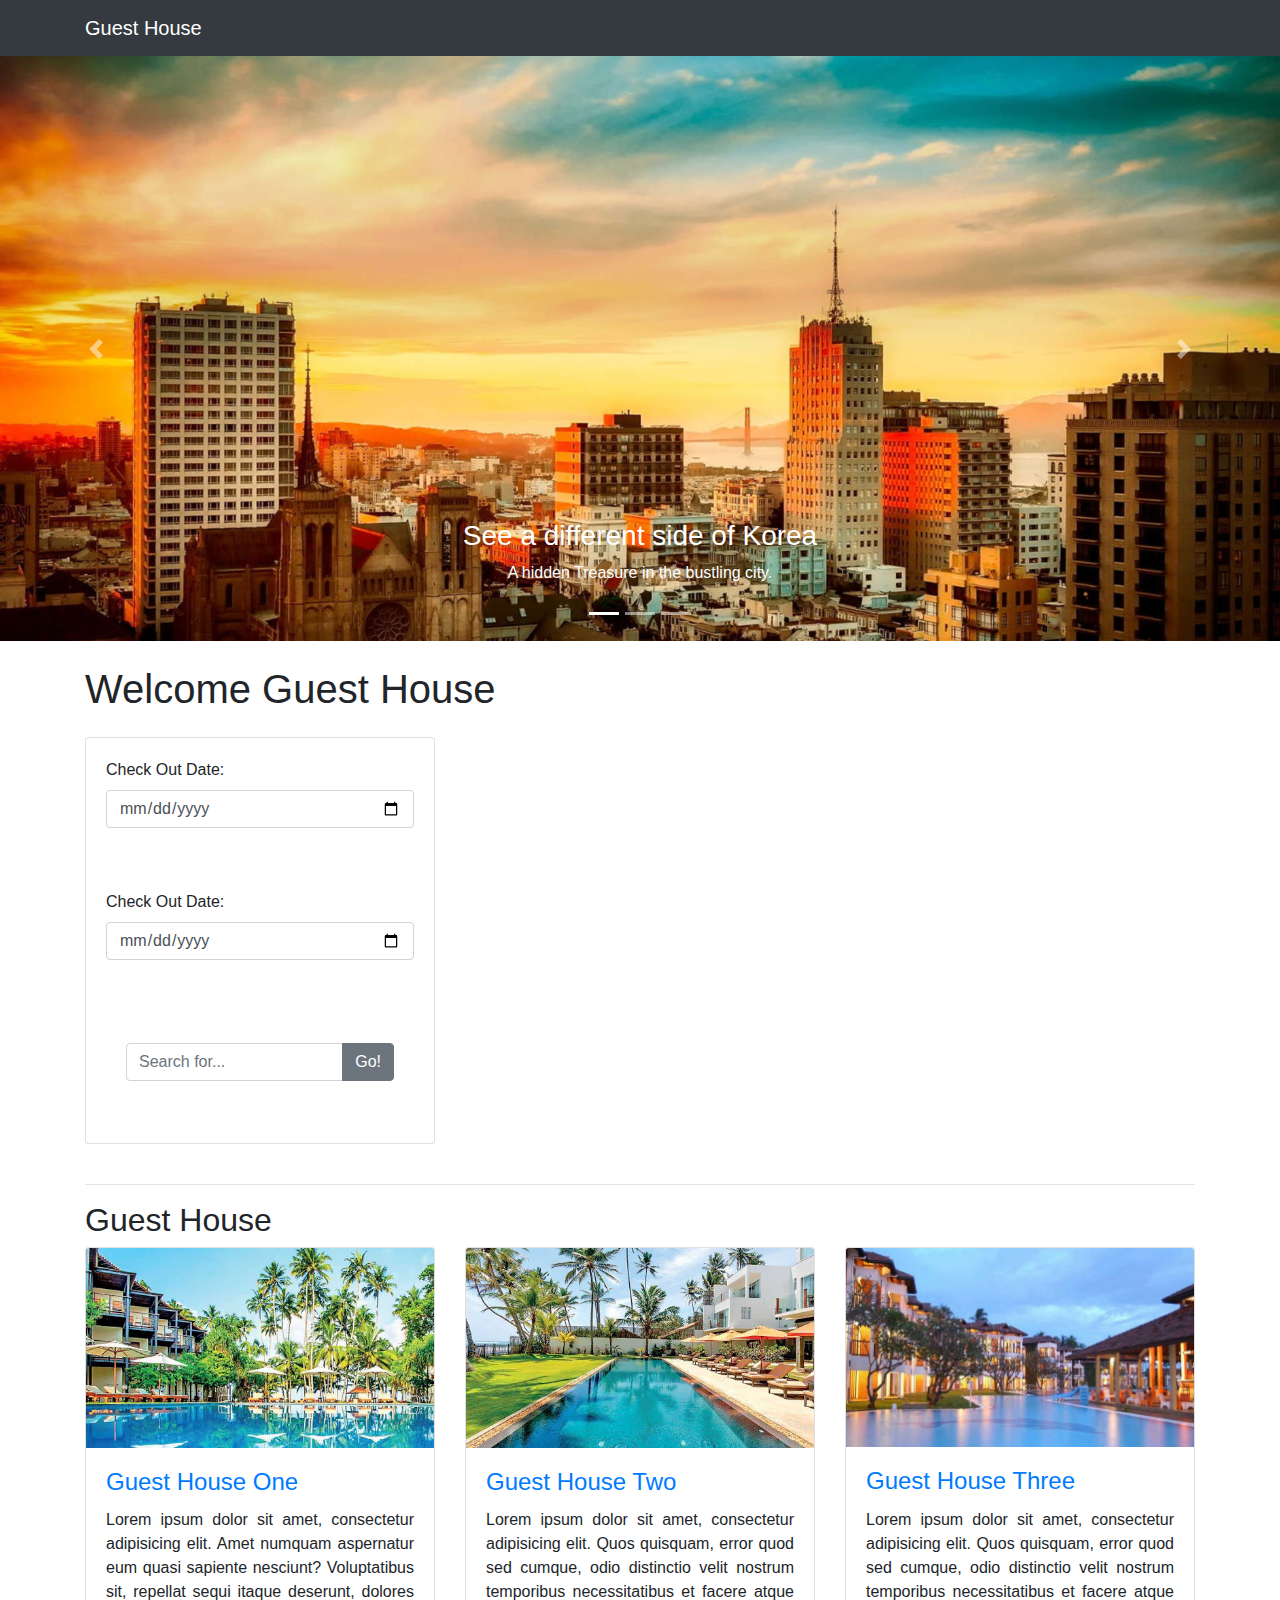
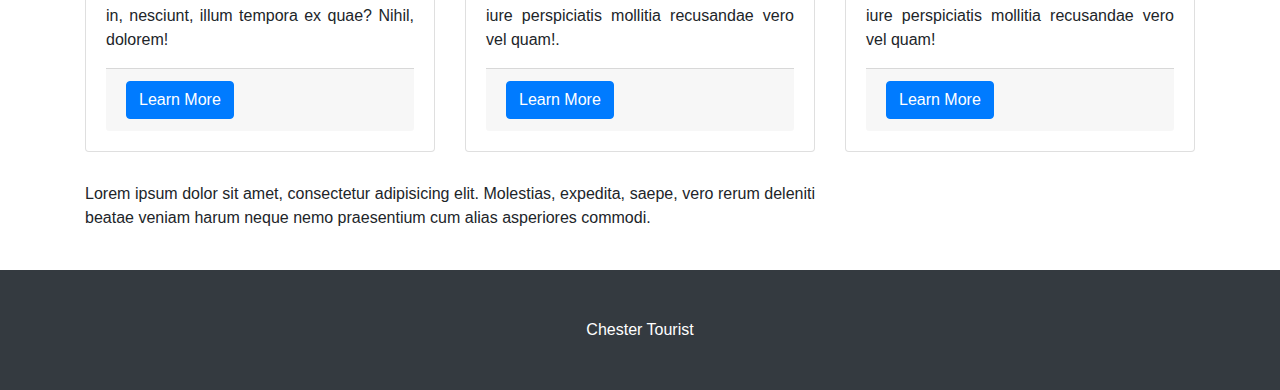
<file: Guest_House/WebContent/index.html>
<!DOCTYPE html>
<html lang="en">

<head>

  <meta charset="utf-8">
  <meta name="viewport" content="width=device-width, initial-scale=1, shrink-to-fit=no">
  <meta name="description" content="">
  <meta name="author" content="">

  <title>Guest House Home</title>

  <!-- Bootstrap core CSS -->
  <link href="vendor/bootstrap/css/bootstrap.min.css" rel="stylesheet">

  <!-- Custom styles for this template -->
  <link href="css/modern-business.css" rel="stylesheet">

</head>

<body>

  <!-- Navigation -->
  <nav class="navbar fixed-top navbar-expand-lg navbar-dark bg-dark fixed-top">
    <div class="container">
      <a class="navbar-brand" href="index.html">Guest House</a>
     <!-- <button class="navbar-toggler navbar-toggler-right" type="button" data-toggle="collapse" data-target="#navbarResponsive" aria-controls="navbarResponsive" aria-expanded="false" aria-label="Toggle navigation">
        <span class="navbar-toggler-icon"></span>
      </button>
      <div class="collapse navbar-collapse" id="navbarResponsive">
        <ul class="navbar-nav ml-auto">
          <li class="nav-item">
            <a class="nav-link" href="about.html">About</a>
          </li>
          <li class="nav-item">
            <a class="nav-link" href="services.html">Services</a>
          </li>
          <li class="nav-item">
            <a class="nav-link" href="contact.html">Contact</a>
          </li>
          <li class="nav-item dropdown">
            <a class="nav-link dropdown-toggle" href="#" id="navbarDropdownPortfolio" data-toggle="dropdown" aria-haspopup="true" aria-expanded="false">
              Portfolio
            </a>
            <div class="dropdown-menu dropdown-menu-right" aria-labelledby="navbarDropdownPortfolio">
              <a class="dropdown-item" href="portfolio-1-col.html">1 Column Portfolio</a>
              <a class="dropdown-item" href="portfolio-2-col.html">2 Column Portfolio</a>
              <a class="dropdown-item" href="portfolio-3-col.html">3 Column Portfolio</a>
              <a class="dropdown-item" href="portfolio-4-col.html">4 Column Portfolio</a>
              <a class="dropdown-item" href="portfolio-item.html">Single Portfolio Item</a>
            </div>
          </li>
          <li class="nav-item dropdown">
            <a class="nav-link dropdown-toggle" href="#" id="navbarDropdownBlog" data-toggle="dropdown" aria-haspopup="true" aria-expanded="false">
              Blog
            </a>
            <div class="dropdown-menu dropdown-menu-right" aria-labelledby="navbarDropdownBlog">
              <a class="dropdown-item" href="blog-home-1.html">Blog Home 1</a>
              <a class="dropdown-item" href="blog-home-2.html">Blog Home 2</a>
              <a class="dropdown-item" href="blog-post.html">Blog Post</a>
            </div>
          </li>
          <li class="nav-item dropdown">
            <a class="nav-link dropdown-toggle" href="#" id="navbarDropdownPages" data-toggle="dropdown" aria-haspopup="true" aria-expanded="false">
              Other Pages
            </a>
            <div class="dropdown-menu dropdown-menu-right" aria-labelledby="navbarDropdownPages">
              <a class="dropdown-item" href="full-width.html">Full Width Page</a>
              <a class="dropdown-item" href="sidebar.html">Sidebar Page</a>
              <a class="dropdown-item" href="faq.html">FAQ</a>
              <a class="dropdown-item" href="404.html">404</a>
              <a class="dropdown-item" href="pricing.html">Pricing Table</a>
            </div>
          </li>
        </ul>-->
      </div>
    </div>
  </nav>

  <header>
    <div id="carouselExampleIndicators" class="carousel slide" data-ride="carousel">
      <ol class="carousel-indicators">
        <li data-target="#carouselExampleIndicators" data-slide-to="0" class="active"></li>
        <li data-target="#carouselExampleIndicators" data-slide-to="1"></li>
        <li data-target="#carouselExampleIndicators" data-slide-to="2"></li>
      </ol>
      <div class="carousel-inner" role="listbox">
        <!-- Slide One - Set the background image for this slide in the line below -->
        <div class="carousel-item active"  style="background-image: url('home1.jpg')">
          <div class="carousel-caption d-none d-md-block">
            <h3>See a different side of Korea</h3>
            <p>A hidden Treasure in the bustling city.</p>
          </div>
        </div>
        <!-- Slide Two - Set the background image for this slide in the line below -->
        <div class="carousel-item" style="background-image: url('home2.jpg')">
          <div class="carousel-caption d-none d-md-block">
            <h3>Ready for your staycation?</h3>
            <p>Stay safe with these pre-approved hotels.</p>
          </div>
        </div>
        <!-- Slide Three - Set the background image for this slide in the line below -->
        <div class="carousel-item" style="background-image: url('home3.jpg')">
          <div class="carousel-caption d-none d-md-block">
            <h3>Marriott International’s Top Priority – Its Guests</h3>
            <p>Measures to ensure your safety.</p>
          </div>
        </div>
      </div>
      <a class="carousel-control-prev" href="#carouselExampleIndicators" role="button" data-slide="prev">
        <span class="carousel-control-prev-icon" aria-hidden="true"></span>
        <span class="sr-only">Previous</span>
      </a>
      <a class="carousel-control-next" href="#carouselExampleIndicators" role="button" data-slide="next">
        <span class="carousel-control-next-icon" aria-hidden="true"></span>
        <span class="sr-only">Next</span>
      </a>
    </div>
  </header>

  <!-- Page Content -->
  <div class="container">

    <h1 class="my-4">Welcome Guest House</h1>

   

    <!-- Features Section -->
    <div class="row">
      <div class="col-lg-4 mb-4">
        <div class="card h-100">
          
         

          <div class="card-body">
            <label>Check Out Date:</label>
            <input type="date" class="form-control" id="phone" required data-validation-required-message="Please enter Check Out Date.">
          </div>

          <div class="card-body">
            <label>Check Out Date:</label>
            <input type="date" class="form-control" id="phone" required data-validation-required-message="Please enter Check Out Date.">
          </div>

             <!-- Search Widget -->
        <div class="card-body">
         
          <div class="card-body">
            <div class="input-group">
              <input type="text" class="form-control" placeholder="Search for...">
              <span class="input-group-append">
                <button class="btn btn-secondary" type="button">Go!</button>
              </span>
            </div>
          </div>
        </div>

          
        </div>
      </div>
      <div class="col-lg-8 mb-4">
        <!-- Embedded Google Map -->
        <iframe style="width: 100%; height: 400px; border: 0;" src="http://maps.google.com/maps?hl=en&amp;ie=UTF8&amp;ll=37.0625,-95.677068&amp;spn=56.506174,79.013672&amp;t=m&amp;z=4&amp;output=embed"></iframe>
      </div>
    </div>
    <!-- /.row -->

    <hr>

     <!-- Portfolio Section -->
     <h2>Guest House</h2>

     <div class="row">
       <div class="col-lg-4 col-sm-6 portfolio-item">
         <div class="card h-100">
           <a href="#"><img class="card-img-top" src="rest1.jpg" alt=""></a>
           <div class="card-body">
             <h4 class="card-title">
               <a href="#">Guest House One</a>
             </h4>
             <p class="card-text" style="text-align: justify;">Lorem ipsum dolor sit amet, consectetur adipisicing elit. Amet numquam aspernatur eum quasi sapiente nesciunt? Voluptatibus sit, repellat sequi itaque deserunt, dolores in, nesciunt, illum tempora ex quae? Nihil, dolorem!</p>
             <div class="card-footer">
              <a href="rest-in.html" class="btn btn-primary">Learn More</a>
            </div>
            </div>
         </div>
       </div>
       <div class="col-lg-4 col-sm-6 portfolio-item">
         <div class="card h-100">
           <a href="#"><img class="card-img-top" src="rest2.jpg" alt=""></a>
           <div class="card-body">
             <h4 class="card-title">
               <a href="#">Guest House Two</a>
             </h4>
             <p class="card-text" style="text-align: justify;">Lorem ipsum dolor sit amet, consectetur adipisicing elit. Quos quisquam, error quod sed cumque, odio distinctio velit nostrum temporibus necessitatibus et facere atque iure perspiciatis mollitia recusandae vero vel quam!.</p>
             <div class="card-footer">
              <a href="rest-in.html" class="btn btn-primary">Learn More</a>
            </div>
           </div>
         </div>
       </div>
       <div class="col-lg-4 col-sm-6 portfolio-item">
         <div class="card h-100">
           <a href="#"><img class="card-img-top" src="rest3.jpg" alt=""></a>
           <div class="card-body">
             <h4 class="card-title">
               <a href="#">Guest House Three</a>
             </h4>
             <p class="card-text" style="text-align: justify;">Lorem ipsum dolor sit amet, consectetur adipisicing elit. Quos quisquam, error quod sed cumque, odio distinctio velit nostrum temporibus necessitatibus et facere atque iure perspiciatis mollitia recusandae vero vel quam!</p>
             <div class="card-footer">
              <a href="rest-in.html" class="btn btn-primary">Learn More</a>
            </div>
            </div>
         </div>
       </div>
       
     </div>
     <!-- /.row -->

    <!-- Call to Action Section -->
    <div class="row mb-4">
      <div class="col-md-8">
        <p style="text-align: justify;">Lorem ipsum dolor sit amet, consectetur adipisicing elit. Molestias, expedita, saepe, vero rerum deleniti beatae veniam harum neque nemo praesentium cum alias asperiores commodi.</p>
      </div>
      
    </div>

  </div>
  <!-- /.container -->

  <!-- Footer -->
  <footer class="py-5 bg-dark">
    <div class="container">
      <p class="m-0 text-center text-white">Chester Tourist</p>
    </div>
    <!-- /.container -->
  </footer>

  <!-- Bootstrap core JavaScript -->
  <script src="vendor/jquery/jquery.min.js"></script>
  <script src="vendor/bootstrap/js/bootstrap.bundle.min.js"></script>

</body>

</html>
</file>
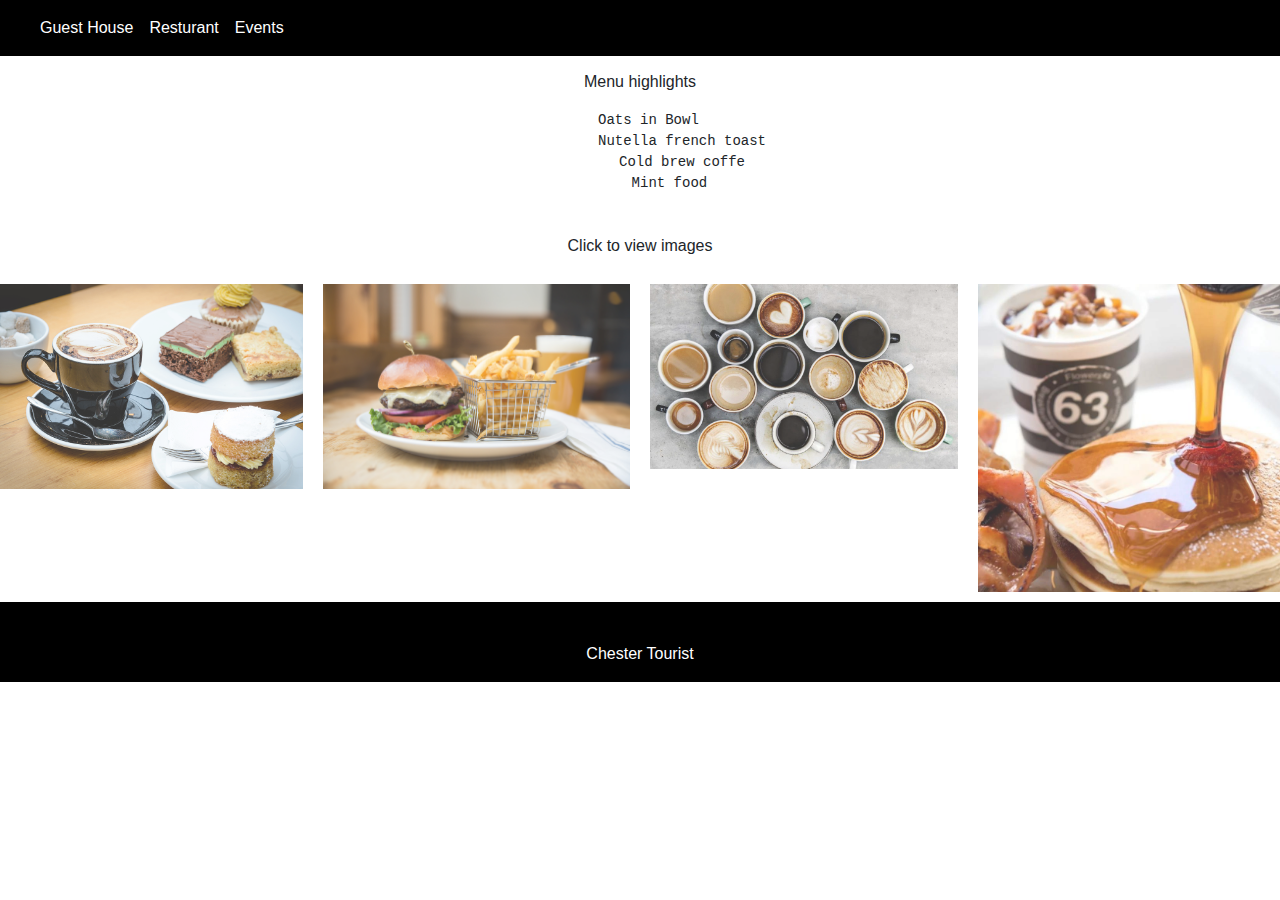
<file: cafe.html>
<!DOCTYPE html>
<html>
<head>
<meta name="viewport" content="width=device-width, initial-scale=1">
<link rel="stylesheet" href="https://cdn.jsdelivr.net/npm/bootstrap@4.5.3/dist/css/bootstrap.min.css" >
<style>
* {
  box-sizing: border-box;
}

body {
  margin: 0;
  font-family: Arial;
}

/* The grid: Four equal columns that floats next to each other */
.column {
  float: left;
  width: 25%;
  padding: 10px;
}

/* Style the images inside the grid */
.column img {
  opacity: 0.8; 
  cursor: pointer; 
}

.column img:hover {
  opacity: 1;
}

/* Clear floats after the columns */
.row:after {
  content: "";
  display: table;
  clear: both;
}

/* The expanding image container */
.container {
  position: relative;
  display: none;
}

/* Expanding image text */
#imgtext {
  position: absolute;
  bottom: 15px;
  left: 15px;
  color: white;
  font-size: 20px;
}

/* Closable button inside the expanded image */
.closebtn {
  position: absolute;
  top: 10px;
  right: 15px;
  color: white;
  font-size: 35px;
  cursor: pointer;
} 
.btnactive {
  background-color: #666;
  color: white;
}
.special-color-dark{
  background: #000;
}
.nav-link{
	color:#fff !important;	
}
</style>
</head>
<body>
<!-- ------------------------ Navigation Bar ---------------------------------- -->

	<nav
  class="navbar fixed-top navbar-expand-lg navbar-light special-color-dark">
  <!-- Collapse button -->
  <button class="navbar-toggler" type="button" data-toggle="collapse"
    data-target="#basicExampleNav" aria-controls="basicExampleNav"
    aria-expanded="false" aria-label="Toggle navigation">
    <span class="navbar-toggler-icon"></span>
  </button>

  <!-- Collapsible content -->
  <div class="collapse navbar-collapse" id="basicExampleNav">

    <!-- Links -->
    <ul class="navbar-nav mr-auto">
      <li class="nav-item "><a class="nav-link"
        href="hotels_home.jsp"><i class="fas fa-hotel"></i></a></li>
      <li class="nav-item "><a class="nav-link"
        href="#">Guest House</a></li>
      <li class="nav-item "><a class="nav-link"
        href="#">Resturant</a></li>
      <li class="nav-item "><a class="nav-link"
        href="#">Events</a></li>
    </ul>
    <!-- Links -->
  </div>
  <!-- Collapsible content -->
</nav>
<br>

<!-- ---------------------------- End of Navigation Bar ----------------------------- -->
<div style="text-align:center">
  <h2>The Cafe at The Walls</h2>
  <p>Menu highlights<p>
         <pre>  Oats in Bowl
          Nutella french toast
           Cold brew coffe 
       Mint food</pre> <br>
   <p>Click to view images</p>
   
</div>

<!-- The four columns -->
<div class="row">
  <div class="column">
    <img src="21.jpg" alt="" style="width:100%" onclick="myFunction(this);">
  </div>
  <div class="column">
    <img src="22.jpg" alt="" style="width:100%" onclick="myFunction(this);">
  </div>
  <div class="column">
    <img src="23.jpg" alt="" style="width:100%" onclick="myFunction(this);">
  </div>
  <div class="column">
    <img src="24.jpg" alt="" style="width:100%" onclick="myFunction(this);">
  </div>
</div>

<div class="container">
  <span onclick="this.parentElement.style.display='none'" class="closebtn">&times;</span>
  <img id="expandedImg" style="width:80%">
  <div id="imgtext"></div>
  <p><button onclick="link()" class="btn btn-success">BOOK</button></p>
</div>
<!-- --------------------------- Footer -------------------------- -->
	<footer class="page-footer font-small special-color-dark pt-4">

		<!-- Copyright -->
		<div class="footer-copyright text-center py-3" style="color:#fff;">Chester Tourist</div>
		<!-- Copyright -->

	</footer>
	<!-- ------------------------- End of Footer --------------------- -->
<script>
function myFunction(imgs) {
  var expandImg = document.getElementById("expandedImg");
  var imgText = document.getElementById("imgtext");
  expandImg.src = imgs.src;
  imgText.innerHTML = imgs.alt;
  expandImg.parentElement.style.display = "block";
}
function link() {
  location.href = "third.html";
}
</script>

</body>
</html>
</file>
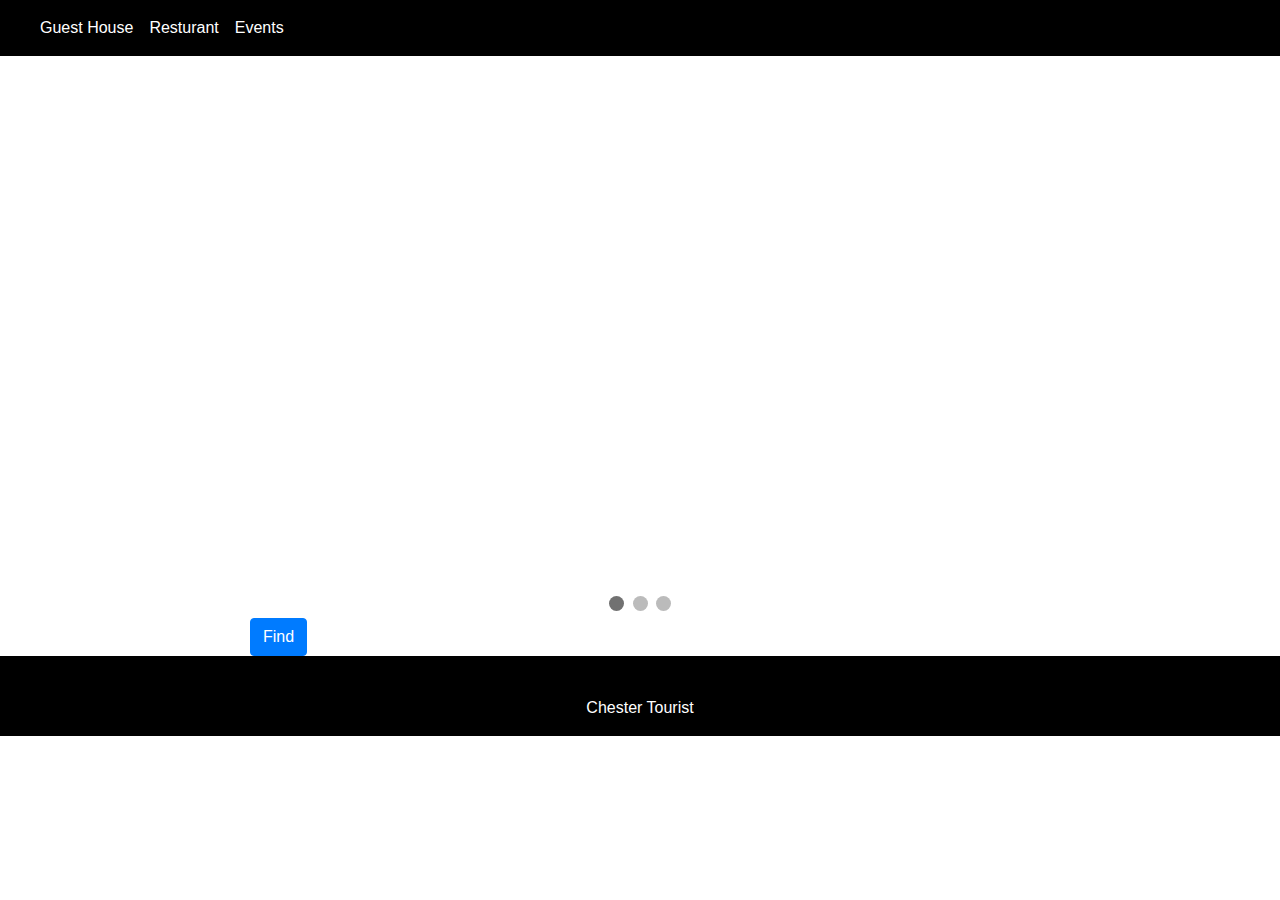
<file: first.html>
<!DOCTYPE html>
<html>
<head>
<meta name="viewport" content="width=device-width, initial-scale=1">
<link rel="stylesheet" href="https://cdn.jsdelivr.net/npm/bootstrap@4.5.3/dist/css/bootstrap.min.css" >
<style>
* {box-sizing: border-box;}
body {font-family: Verdana, sans-serif;}
.mySlides {display: none;height:500px}
.mySlides img{
	height:500px;
}
img {vertical-align: middle;}

/* Slideshow container */
.slideshow-container {
  max-width: 900px;
  height:500px;
  min-height:500px;
  position: relative;
  margin: auto;
} 

.button {
  background-color: #4CAF50;
  border: none;
  color: white;
  padding: 15px 32px;
  text-align: center;
  text-decoration: none;
  display: inline-block;
  font-size: 16px;
  margin: 4px 2px;
  cursor: pointer;
}
.button1 {
  background-color: #4CAF50; /* Green */
  border: none;
  color: white;
  padding: 15px 32px;
  text-align: center;
  text-decoration: none;
  display: inline-block;
  font-size: 16px;
}

/* Caption text */
.text {
  color: #f2f2f2;
  font-size: 15px;
  padding: 18px 12px;
  position: absolute;
  bottom: 18px;
  width: 100%;
  text-align:center;
}

/* Number text (1/3 etc) */
.numbertext {
  color: #f2f2f2;
  font-size: 12px;
  padding: 8px 12px;
  position: absolute;
  top: 0;
}

/* The dots/bullets/indicators */
.dot {
  height: 15px;
  width: 15px;
  margin: 0 2px;
  background-color: #bbb;
  border-radius: 50%;
  display: inline-block;
  transition: background-color 0.6s ease;
}

.active {
  background-color: #717171;
}

/* Fading animation */
.fade {
  -webkit-animation-name: fade;
  -webkit-animation-duration: 1.5s;
  animation-name: fade;
  animation-duration: 1.5s;
}

@-webkit-keyframes fade {
  from {opacity: .4} 
  to {opacity: 1}
}

@keyframes fade {
  from {opacity: .4} 
  to {opacity: 1}
}

/* On smaller screens, decrease text size */
@media only screen and (max-width: 500px) {
  .text {font-size: 11px}
} 

.btnactive {
  background-color: #666;
  color: white;
}
.special-color-dark{
  background: #000;
}
.nav-link{
	color:#fff !important;	
}
</style>
</head>
<body> 
<!-- ------------------------ Navigation Bar ---------------------------------- -->

	<nav
  class="navbar fixed-top navbar-expand-lg navbar-light special-color-dark">
  <!-- Collapse button -->
  <button class="navbar-toggler" type="button" data-toggle="collapse"
    data-target="#basicExampleNav" aria-controls="basicExampleNav"
    aria-expanded="false" aria-label="Toggle navigation">
    <span class="navbar-toggler-icon"></span>
  </button>

  <!-- Collapsible content -->
  <div class="collapse navbar-collapse" id="basicExampleNav">

    <!-- Links -->
    <ul class="navbar-nav mr-auto">
      <li class="nav-item "><a class="nav-link"
        href="hotels_home.jsp"><i class="fas fa-hotel"></i></a></li>
      <li class="nav-item "><a class="nav-link"
        href="#">Guest House</a></li>
      <li class="nav-item "><a class="nav-link"
        href="#">Resturant</a></li>
      <li class="nav-item "><a class="nav-link"
        href="#">Events</a></li>
    </ul>
    <!-- Links -->
  </div>
  <!-- Collapsible content -->
</nav>
<br>

<!-- ---------------------------- End of Navigation Bar ----------------------------- -->

<h2>Restaurant In Chester</h2>


<div class="slideshow-container">

<div class="mySlides fade">
  <div class="numbertext">1 / 3</div>
  <img src="1.jpg" style="width:100%;">
  <div class="text">Caption Text</div>
</div>

<div class="mySlides fade">
  <div class="numbertext">2 / 3</div>
  <img src="2.jpg" style="width:100%">
  <div class="text">Caption Two</div>
</div>

<div class="mySlides fade">
  <div class="numbertext">3 / 3</div>
  <img src="3.jpg" style="width:100%">
  <div class="text">Caption Three</div>
</div>

</div>
<br>

<div style="text-align:center">
  <span class="dot"></span> 
  <span class="dot"></span> 
  <span class="dot"></span> 
</div>

		<button class="btn btn-primary" mx-auto py-2 px-5" style="margin-left: 250px !important;" onclick="myFunction()">Find</button>
		
		<!-- --------------------------- Footer -------------------------- -->
	<footer class="page-footer font-small special-color-dark pt-4">

		<!-- Copyright -->
		<div class="footer-copyright text-center py-3" style="color:#fff;">Chester Tourist</div>
		<!-- Copyright -->

	</footer>
	<!-- ------------------------- End of Footer --------------------- -->

<script src="https://code.jquery.com/jquery-3.5.1.slim.min.js" ></script>
<script src="https://cdn.jsdelivr.net/npm/bootstrap@4.5.3/dist/js/bootstrap.bundle.min.js"></script>
<script>
var slideIndex = 0;
showSlides();

function showSlides() {
  var i;
  var slides = document.getElementsByClassName("mySlides");
  var dots = document.getElementsByClassName("dot");
  for (i = 0; i < slides.length; i++) {
    slides[i].style.display = "none";  
  }
  slideIndex++;
  if (slideIndex > slides.length) {slideIndex = 1}    
  for (i = 0; i < dots.length; i++) {
    dots[i].className = dots[i].className.replace(" active", "");
  }
  slides[slideIndex-1].style.display = "block";  
  dots[slideIndex-1].className += " active";
  setTimeout(showSlides, 2000); // Change image every 2 seconds
} 


function myFunction() {
  location.href = "kk.html";
}

</script>

</body>
</html>
</file>
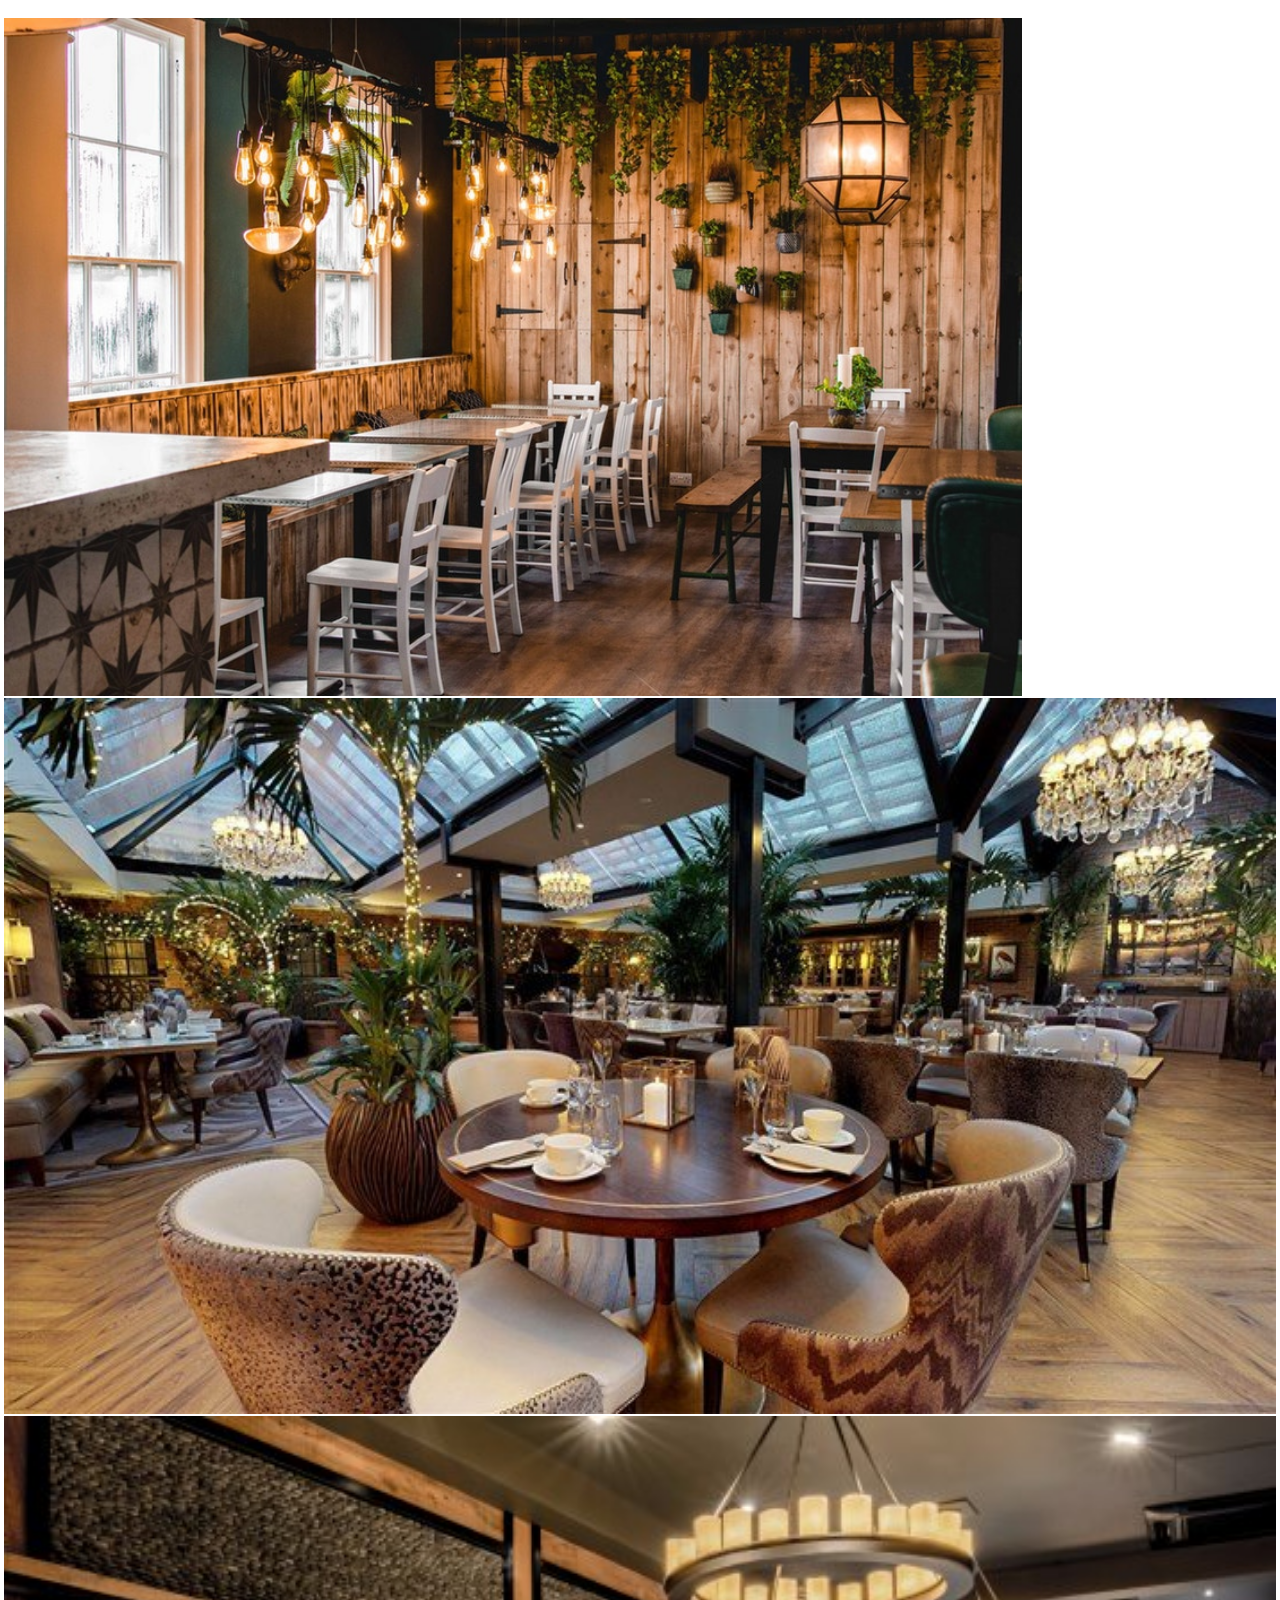
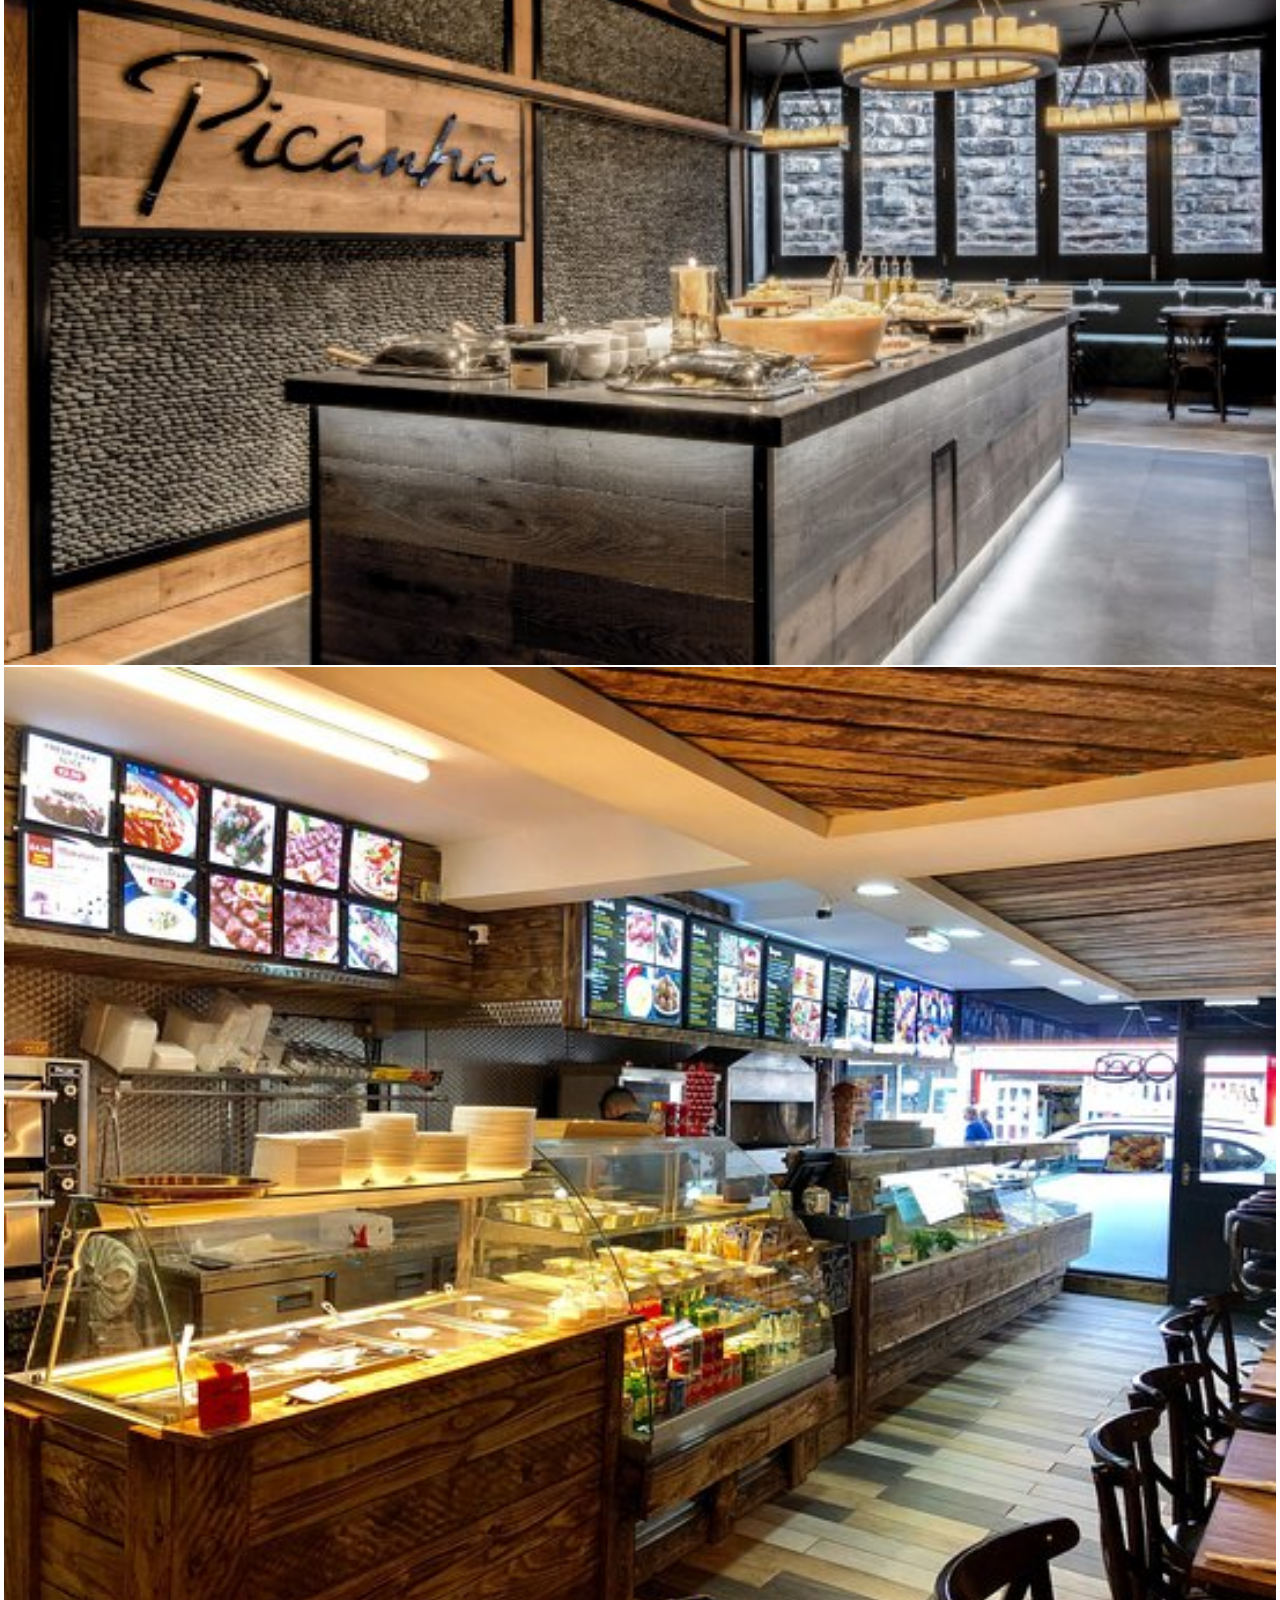
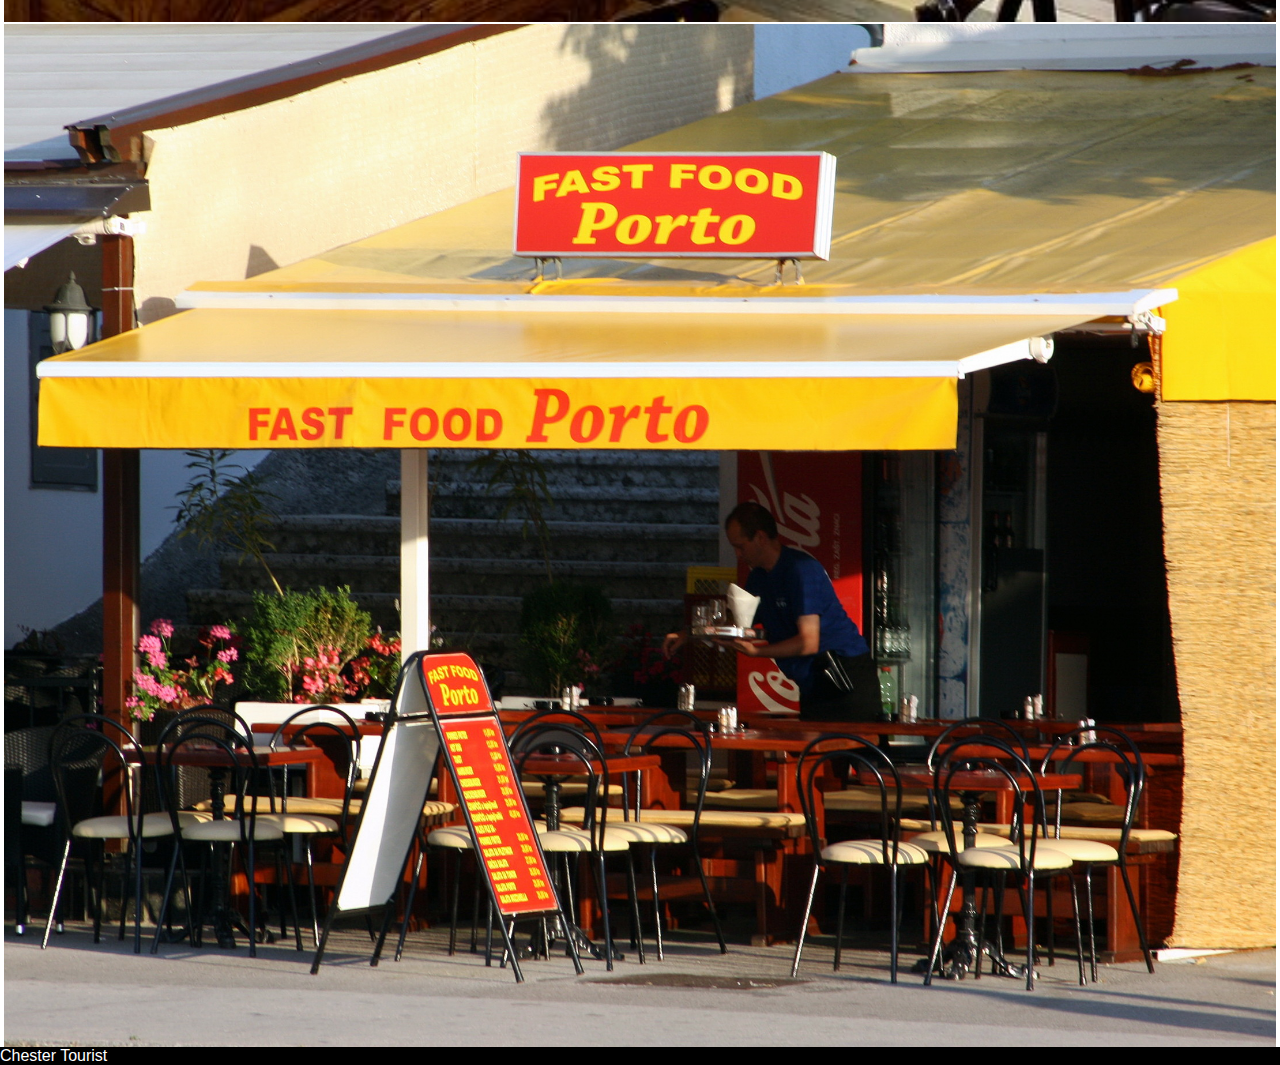
<file: four.html>
<!DOCTYPE html>
<html>
<head>
<meta name="viewport" content="width=device-width, initial-scale=1.0">
<style>
* {
  box-sizing: border-box;
}

body {
  margin: 0;
  font-family: Arial, Helvetica, sans-serif;
}

.header {
  text-align: center;
  padding: 32px;
}

.row {
  display: -ms-flexbox; /* IE 10 */
  display: flex;
  -ms-flex-wrap: wrap; /* IE 10 */
  flex-wrap: wrap;
  padding: 0 4px;
}

/* Create two equal columns that sits next to each other */
.column {
  -ms-flex: 10%; /* IE 10 */
  flex: 10%;
  padding: 0 4px;
}

.column img {
  margin-top: 2px;
  vertical-align: middle;
}

/* Style the buttons */
.btn {
  border: none;
  outline: none;
  padding: 2px 1px;
  background-color: #f1f1f1;
  cursor: pointer;
  font-size: 18px;
}

.btn:hover {
  background-color: #ddd;
}

.btn.active {
  background-color: #666;
  color: white;
} 

.btnactive {
  background-color: #666;
  color: white;
}
.special-color-dark{
  background: #000;
}
.nav-link{
	color:#fff !important;	
}
</style>
</head>
<body>

<!-- Header -->


<!-- Photo Grid -->
<p></p>
   
  
  <div class="column">
    <img src="1.jpg" style="width:80%" "length:50%">
    <img src="2.jpg" style="width:100%">
    <img src="3.jpg" style="width:100%">
    <img src="4.jpg" style="width:100%">
    <img src="5.jpg" style="width:100%">
    
  </div>
</div> 

<!-- --------------------------- Footer -------------------------- -->
	<footer class="page-footer font-small special-color-dark pt-4">

		<!-- Copyright -->
		<div class="footer-copyright text-center py-3" style="color:#fff;">Chester Tourist</div>
		<!-- Copyright -->

	</footer>
	<!-- ------------------------- End of Footer --------------------- -->

<script>
// Get the elements with class="column"
var elements = document.getElementsByClassName("column");

// Declare a loop variable
var i;

// Full-width images
function one() {
    for (i = 0; i < elements.length; i++) {
    elements[i].style.msFlex = "100%";  // IE10
    elements[i].style.flex = "100%";
  }
}

// Two images side by side
function two() {
  for (i = 0; i < elements.length; i++) {
    elements[i].style.msFlex = "50%";  // IE10
    elements[i].style.flex = "50%";
  }
}

// Four images side by side
function four() {
  for (i = 0; i < elements.length; i++) {
    elements[i].style.msFlex = "25%";  // IE10
    elements[i].style.flex = "25%";
  }
}

// Add active class to the current button (highlight it)
var header = document.getElementById("myHeader");
var btns = header.getElementsByClassName("btn");
for (var i = 0; i < btns.length; i++) {
  btns[i].addEventListener("click", function() {
    var current = document.getElementsByClassName("active");
    current[0].className = current[0].className.replace(" active", "");
    this.className += " active";
  });
}
</script>

</body>
</html>
</file>
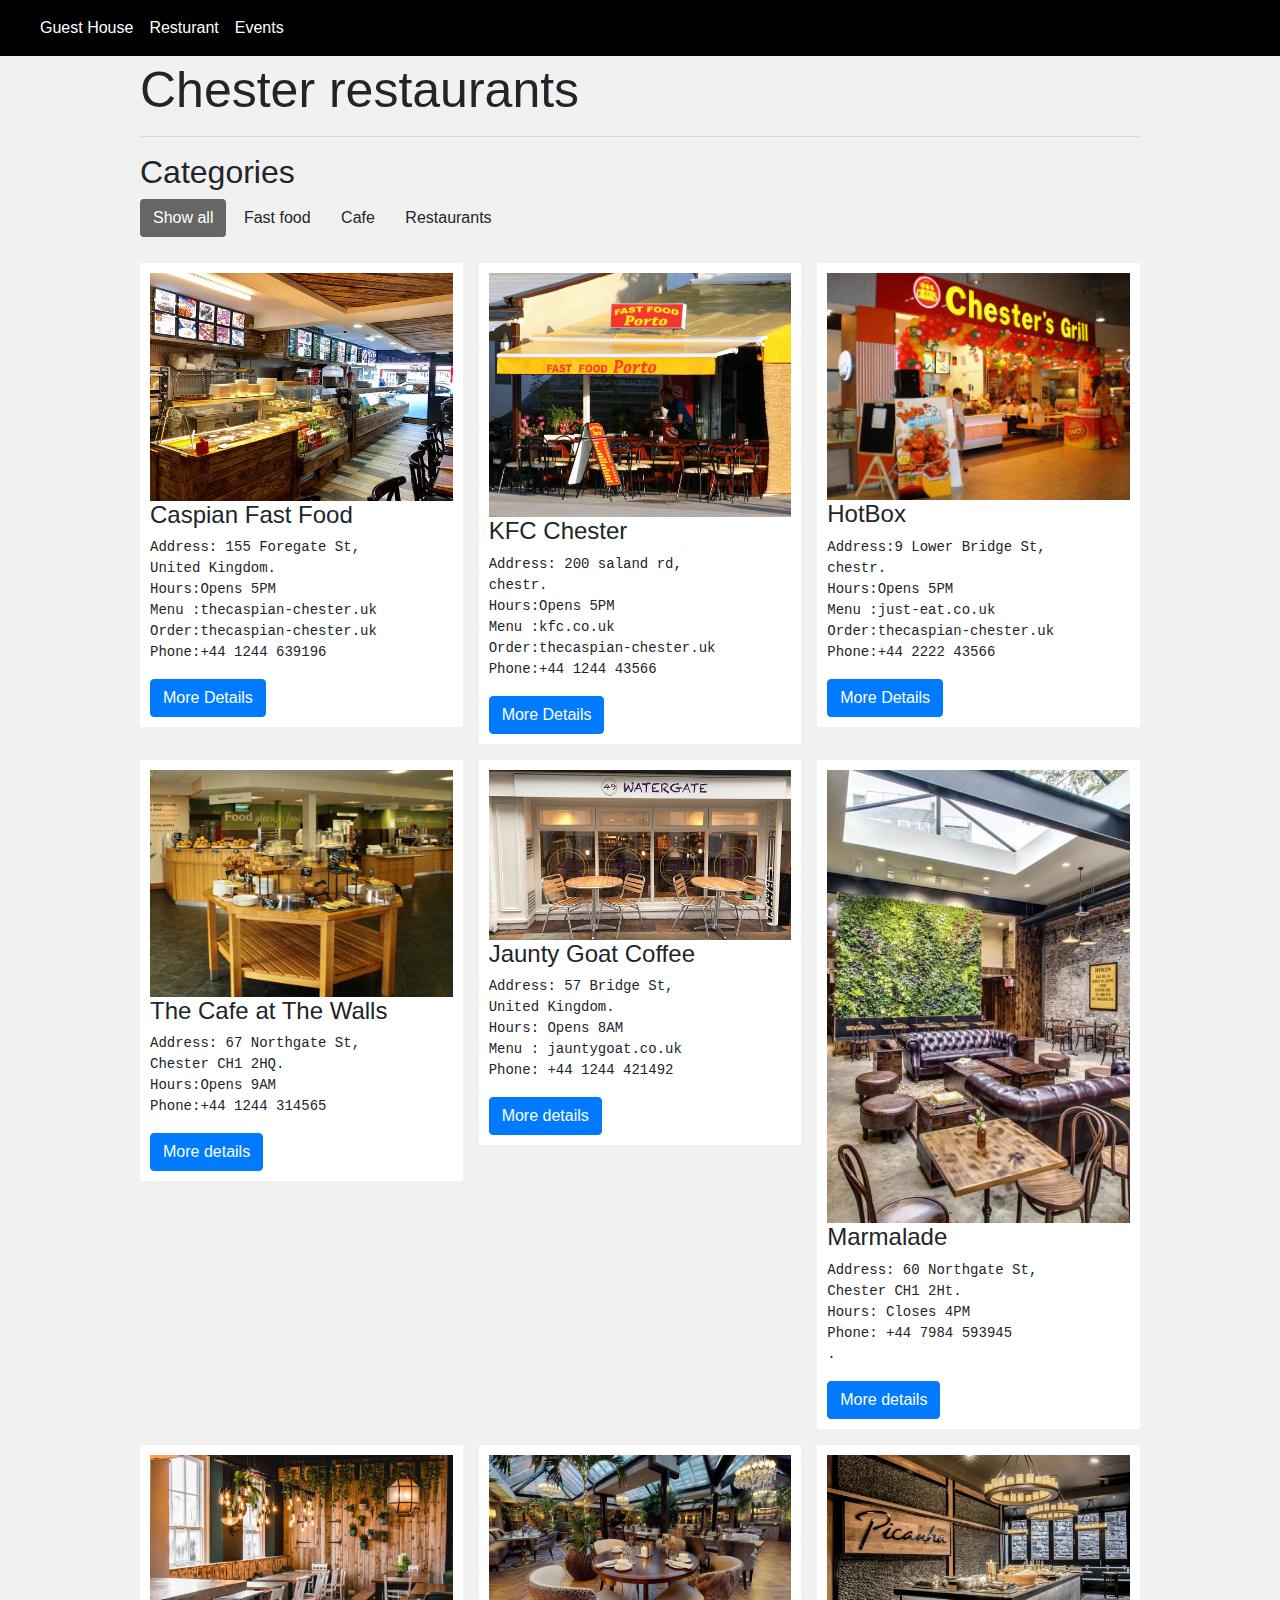
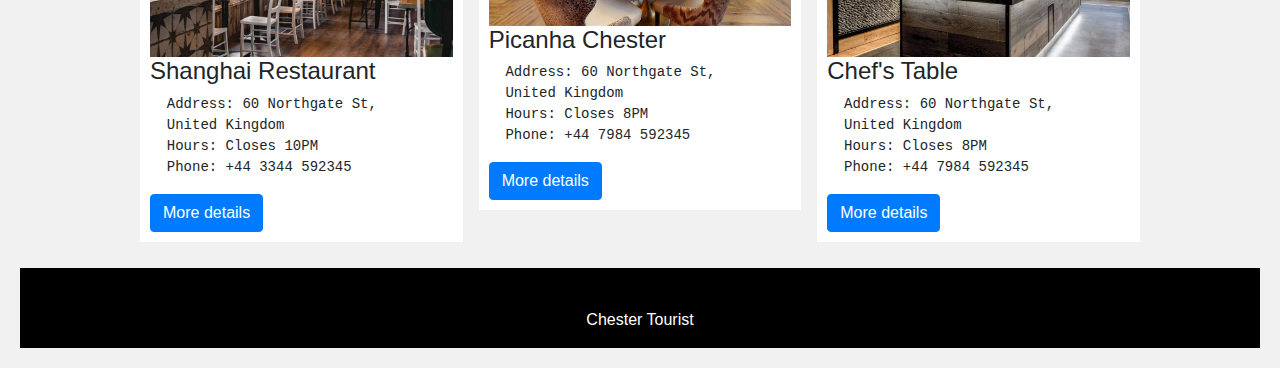
<file: kk.html>
<!DOCTYPE html>
<html>
<head>
<meta name="viewport" content="width=device-width, initial-scale=1">

<link rel="stylesheet" href="https://cdn.jsdelivr.net/npm/bootstrap@4.5.3/dist/css/bootstrap.min.css" >
<style>
* {
  box-sizing: border-box;
}

body {
  background-color: #f1f1f1;
  padding: 20px;
  font-family: Arial;
}

/* Center website */
.main {
  max-width: 1000px;
  margin: auto;
}

h1 {
  font-size: 50px;
  word-break: break-all;
}

.row {
  margin: 10px -16px;
}

/* Add padding BETWEEN each column */
.row,
.row > .column {
  padding: 8px;
}

/* Create three equal columns that floats next to each other */
.column {
  float: left;
  width: 33.33%;
  display: none; /* Hide all elements by default */
}

/* Clear floats after rows */ 
.row:after {
  content: "";
  display: table;
  clear: both;
}

/* Content */
.content {
  background-color: white;
  padding: 10px;
}

/* The "show" class is added to the filtered elements */
.show {
  display: block;
}

/* Style the buttons */
/*.btn {
  border: none;
  outline: none;
  padding: 12px 16px;
  background-color: white;
  cursor: pointer;
}

.btn:hover {
  background-color: #ddd;
}
*/
.btnactive {
  background-color: #666;
  color: white;
}
.special-color-dark{
  background: #000;
}
.nav-link{
	color:#fff !important;	
}
</style>
</head>
<body>

  	<!-- ------------------------ Navigation Bar ---------------------------------- -->

	<nav
  class="navbar fixed-top navbar-expand-lg navbar-light special-color-dark">
  <!-- Collapse button -->
  <button class="navbar-toggler" type="button" data-toggle="collapse"
    data-target="#basicExampleNav" aria-controls="basicExampleNav"
    aria-expanded="false" aria-label="Toggle navigation">
    <span class="navbar-toggler-icon"></span>
  </button>

  <!-- Collapsible content -->
  <div class="collapse navbar-collapse" id="basicExampleNav">

    <!-- Links -->
    <ul class="navbar-nav mr-auto">
      <li class="nav-item "><a class="nav-link"
        href="hotels_home.jsp"><i class="fas fa-hotel"></i></a></li>
      <li class="nav-item "><a class="nav-link"
        href="#">Guest House</a></li>
      <li class="nav-item "><a class="nav-link"
        href="#">Resturant</a></li>
      <li class="nav-item "><a class="nav-link"
        href="#">Events</a></li>
    </ul>
    <!-- Links -->
  </div>
  <!-- Collapsible content -->
</nav>
<br>

<!-- ---------------------------- End of Navigation Bar ----------------------------- -->
<!-- MAIN (Center website) -->
<div class="main">
<h1 class="mt-3">Chester restaurants</h1>
<hr>

<h2>Categories</h2>

<div id="myBtnContainer">
  <button class="btn btnactive" onclick="filterSelection('all')"> Show all</button>
  <button class="btn" onclick="filterSelection('nature')"> Fast food</button>
  <button class="btn" onclick="filterSelection('cars')"> Cafe</button>
  <button class="btn" onclick="filterSelection('people')"> Restaurants</button>
</div>

<!-- Portfolio Gallery Grid -->
<div class="row">
  <div class="column nature">
    <div class="content">
      <img src="4.jpg" alt="Mountains" style="width:100%">
      <h4>Caspian Fast Food</h4>
      <pre>Address: 155 Foregate St, 
United Kingdom.
Hours:Opens 5PM
Menu :thecaspian-chester.uk
Order:thecaspian-chester.uk
Phone:+44 1244 639196</pre>
      <button class="btn btn-primary" onclick="myFunction('fast')">More Details</button>
    </div>
  </div>
  <div class="column nature">
    <div class="content">
    <img src="5.jpg" alt="Lights" style="width:100%">
      <h4>KFC Chester</h4>
      <pre>Address: 200 saland rd, 
chestr.
Hours:Opens 5PM
Menu :kfc.co.uk
Order:thecaspian-chester.uk
Phone:+44 1244 43566</pre>
      <button  class="btn btn-primary" onclick="myFunction('fast')">More Details</button>
    </div>
  </div>
  <div class="column nature">
    <div class="content">
    <img src="6.jpg" alt="Nature" style="width:100%">
      <h4>HotBox</h4>
      <pre>Address:9 Lower Bridge St, 
chestr.
Hours:Opens 5PM
Menu :just-eat.co.uk
Order:thecaspian-chester.uk
Phone:+44 2222 43566</pre>
      <button class="btn btn-primary"  onclick="myFunction('fast')">More Details</button>
    </div>
  </div> 
  
  

  


  


  <div class="column cars">
    <div class="content">
    <img src="12.jpg" alt="Car" style="width:100%">
      <h4>The Cafe at The Walls</h4>
      <pre>Address: 67 Northgate St, 
Chester CH1 2HQ.
Hours:Opens 9AM
Phone:+44 1244 314565</pre>
      <button  class="btn btn-primary" onclick="myFunction('cafe')">More details</button>
      
    </div>
  </div> 
  

 <div class="column cars">
    <div class="content">
    <img src="7.jpg" alt="Car" style="width:100%">
      <h4>Jaunty Goat Coffee</h4>
      <pre>Address: 57 Bridge St,
United Kingdom.
Hours: Opens 8AM
Menu : jauntygoat.co.uk
Phone: +44 1244 421492</pre>
      <button class="btn btn-primary" onclick="myFunction('cafe')">More details</button>
      
    </div>
  </div> 
  
 <div class="column cars">
    <div class="content">
    <img src="8.jpg" alt="Car" style="width:100%">
      <h4>Marmalade</h4>
      <pre>Address: 60 Northgate St, 
Chester CH1 2Ht.
Hours: Closes 4PM
Phone: +44 7984 593945
.</pre>
      <button  class="btn btn-primary" onclick="myFunction('cafe')">More details</button>
      
    </div>
  </div> 
  
 

  <div class="column people">
    <div class="content">
      <img src="1.jpg" alt="Car" style="width:100%">
      <h4>Shanghai Restaurant</h4>
       <pre>  Address: 60 Northgate St, 
  United Kingdom
  Hours: Closes 10PM
  Phone: +44 3344 592345 </pre>
      <button  class="btn btn-primary" onclick="myFunction('resturant')">More details</button>
    </div>
  </div>
  <div class="column people">
    <div class="content">
    <img src="2.jpg" alt="Car" style="width:100%">
      <h4>Picanha Chester</h4>
      <pre>  Address: 60 Northgate St, 
  United Kingdom
  Hours: Closes 8PM
  Phone: +44 7984 592345 </pre>
      <button  class="btn btn-primary" onclick="myFunction('resturant')">More details</button>
    </div>
  </div>
  <div class="column people">
    <div class="content">
    <img src="3.jpg" alt="Car" style="width:100%">
      <h4>Chef's Table</h4>
<pre>  Address: 60 Northgate St, 
  United Kingdom
  Hours: Closes 8PM
  Phone: +44 7984 592345 </pre>

      <button  class="btn btn-primary" onclick="myFunction('resturant')">More details</button>
    </div>
  </div> 

<!-- END GRID -->
</div>

<!-- END MAIN -->
</div>

	<!-- --------------------------- Footer -------------------------- -->
	<footer class="page-footer font-small special-color-dark pt-4">

		<!-- Copyright -->
		<div class="footer-copyright text-center py-3" style="color:#fff;">Chester Tourist</div>
		<!-- Copyright -->

	</footer>
	<!-- ------------------------- End of Footer --------------------- -->

<script src="https://code.jquery.com/jquery-3.5.1.slim.min.js" ></script>
<script src="https://cdn.jsdelivr.net/npm/bootstrap@4.5.3/dist/js/bootstrap.bundle.min.js"></script>
<script>
filterSelection("all")
function filterSelection(c) {
  var x, i;
  x = document.getElementsByClassName("column");
  if (c == "all") c = "";
  for (i = 0; i < x.length; i++) {
    w3RemoveClass(x[i], "show");
    if (x[i].className.indexOf(c) > -1) w3AddClass(x[i], "show");
  }
}

function w3AddClass(element, name) {
  var i, arr1, arr2;
  arr1 = element.className.split(" ");
  arr2 = name.split(" ");
  for (i = 0; i < arr2.length; i++) {
    if (arr1.indexOf(arr2[i]) == -1) {element.className += " " + arr2[i];}
  }
}

function w3RemoveClass(element, name) {
  var i, arr1, arr2;
  arr1 = element.className.split(" ");
  arr2 = name.split(" ");
  for (i = 0; i < arr2.length; i++) {
    while (arr1.indexOf(arr2[i]) > -1) {
      arr1.splice(arr1.indexOf(arr2[i]), 1);     
    }
  }
  element.className = arr1.join(" ");
}

function myFunction(filter) {
  location.href = filter+".html";
}

// Add active class to the current button (highlight it)
var btnContainer = document.getElementById("myBtnContainer");
var btns = btnContainer.getElementsByClassName("btn");
for (var i = 0; i < btns.length; i++) {
  btns[i].addEventListener("click", function(){
    var current = document.getElementsByClassName("active");
    current[0].className = current[0].className.replace(" active", "");
    this.className += " active";
  });
}
</script>

</body>
</html>
</file>
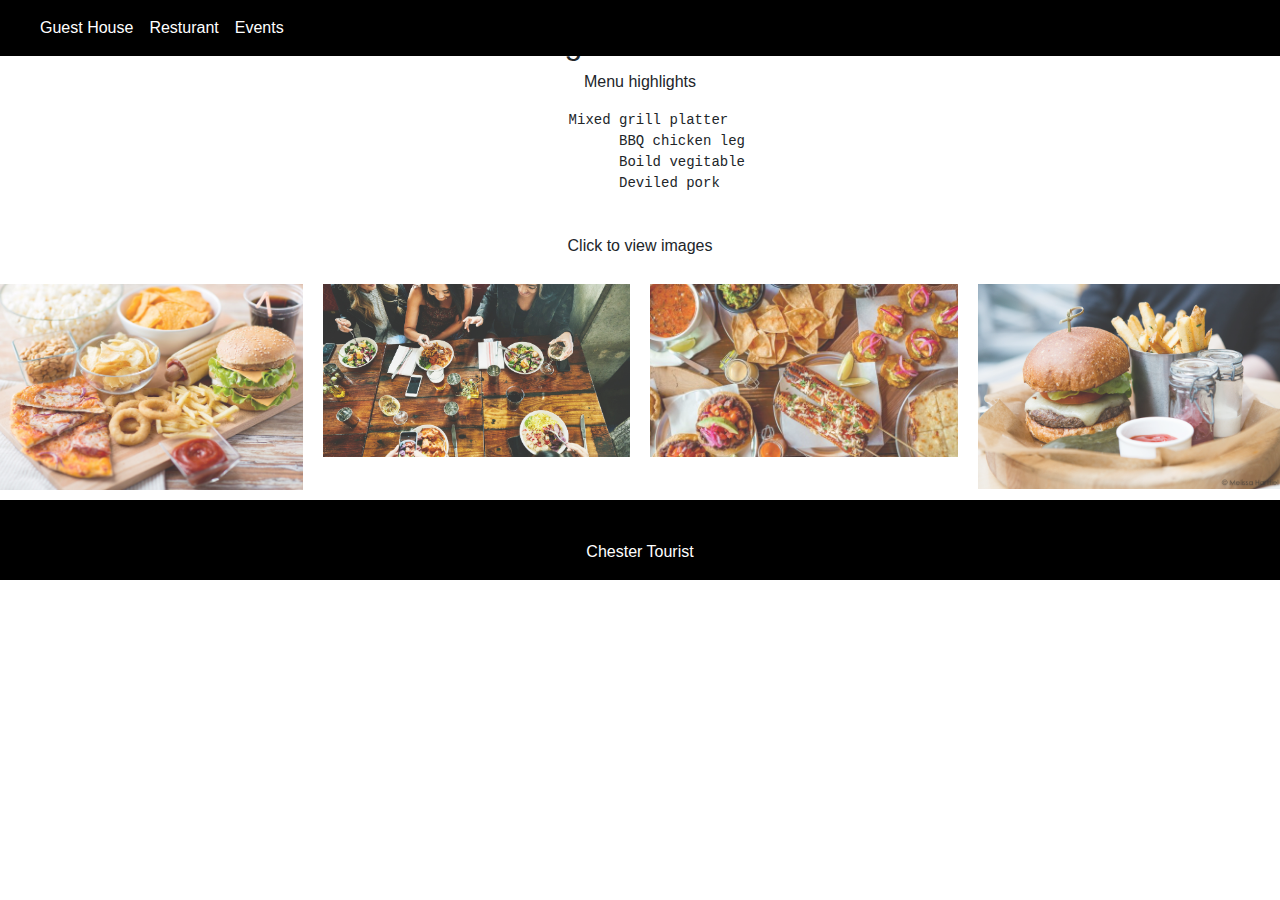
<file: resturant.html>
<!DOCTYPE html>
<html>
<head>
<meta name="viewport" content="width=device-width, initial-scale=1">
<link rel="stylesheet" href="https://cdn.jsdelivr.net/npm/bootstrap@4.5.3/dist/css/bootstrap.min.css" >
<style>
* {
  box-sizing: border-box;
}

body {
  margin: 0;
  font-family: Arial;
}

/* The grid: Four equal columns that floats next to each other */
.column {
  float: left;
  width: 25%;
  padding: 10px;
}

/* Style the images inside the grid */
.column img {
  opacity: 0.8; 
  cursor: pointer; 
}

.column img:hover {
  opacity: 1;
}

/* Clear floats after the columns */
.row:after {
  content: "";
  display: table;
  clear: both;
}

/* The expanding image container */
.container {
  position: relative;
  display: none;
}

/* Expanding image text */
#imgtext {
  position: absolute;
  bottom: 15px;
  left: 15px;
  color: white;
  font-size: 20px;
}

/* Closable button inside the expanded image */
.closebtn {
  position: absolute;
  top: 10px;
  right: 15px;
  color: white;
  font-size: 35px;
  cursor: pointer;
} 
.btnactive {
  background-color: #666;
  color: white;
}
.special-color-dark{
  background: #000;
}
.nav-link{
	color:#fff !important;	
}
</style>
</head>
<body> 
<!-- ------------------------ Navigation Bar ---------------------------------- -->

	<nav
  class="navbar fixed-top navbar-expand-lg navbar-light special-color-dark">
  <!-- Collapse button -->
  <button class="navbar-toggler" type="button" data-toggle="collapse"
    data-target="#basicExampleNav" aria-controls="basicExampleNav"
    aria-expanded="false" aria-label="Toggle navigation">
    <span class="navbar-toggler-icon"></span>
  </button>

  <!-- Collapsible content -->
  <div class="collapse navbar-collapse" id="basicExampleNav">

    <!-- Links -->
    <ul class="navbar-nav mr-auto">
      <li class="nav-item "><a class="nav-link"
        href="hotels_home.jsp"><i class="fas fa-hotel"></i></a></li>
      <li class="nav-item "><a class="nav-link"
        href="#">Guest House</a></li>
      <li class="nav-item "><a class="nav-link"
        href="#">Resturant</a></li>
      <li class="nav-item "><a class="nav-link"
        href="#">Events</a></li>
    </ul>
    <!-- Links -->
  </div>
  <!-- Collapsible content -->
</nav>
<br>

<!-- ---------------------------- End of Navigation Bar ----------------------------- -->

<div style="text-align:center">
  <h2>Shanghai Restaurant</h2>
  <p>Menu highlights<p>
         <pre>  Mixed grill platter
          BBQ chicken leg
           Boild vegitable 
       Deviled pork</pre> <br>
   <p>Click to view images</p>
   
</div>

<!-- The four columns -->
<div class="row">
  <div class="column">
    <img src="111.jpg" alt="" style="width:100%" onclick="myFunction(this);">
  </div>
  <div class="column">
    <img src="122.jpg" alt="" style="width:100%" onclick="myFunction(this);">
  </div>
  <div class="column">
    <img src="124.jpg" alt="" style="width:100%" onclick="myFunction(this);">
  </div>
  <div class="column">
    <img src="133.jpg" alt="" style="width:100%" onclick="myFunction(this);">
  </div>
</div>

<div class="container">
  <span onclick="this.parentElement.style.display='none'" class="closebtn">&times;</span>
  <img id="expandedImg" style="width:80%">
  <div id="imgtext"></div>
  <p><button onclick="link()" class="btn btn-success">BOOK</button></p>
</div>
<!-- --------------------------- Footer -------------------------- -->
	<footer class="page-footer font-small special-color-dark pt-4">

		<!-- Copyright -->
		<div class="footer-copyright text-center py-3" style="color:#fff;">Chester Tourist</div>
		<!-- Copyright -->

	</footer>
	<!-- ------------------------- End of Footer --------------------- -->
<script>
function myFunction(imgs) {
  var expandImg = document.getElementById("expandedImg");
  var imgText = document.getElementById("imgtext");
  expandImg.src = imgs.src;
  imgText.innerHTML = imgs.alt;
  expandImg.parentElement.style.display = "block";
}
function link() {
  location.href = "third.html";
}
</script>

</body>
</html>
</file>
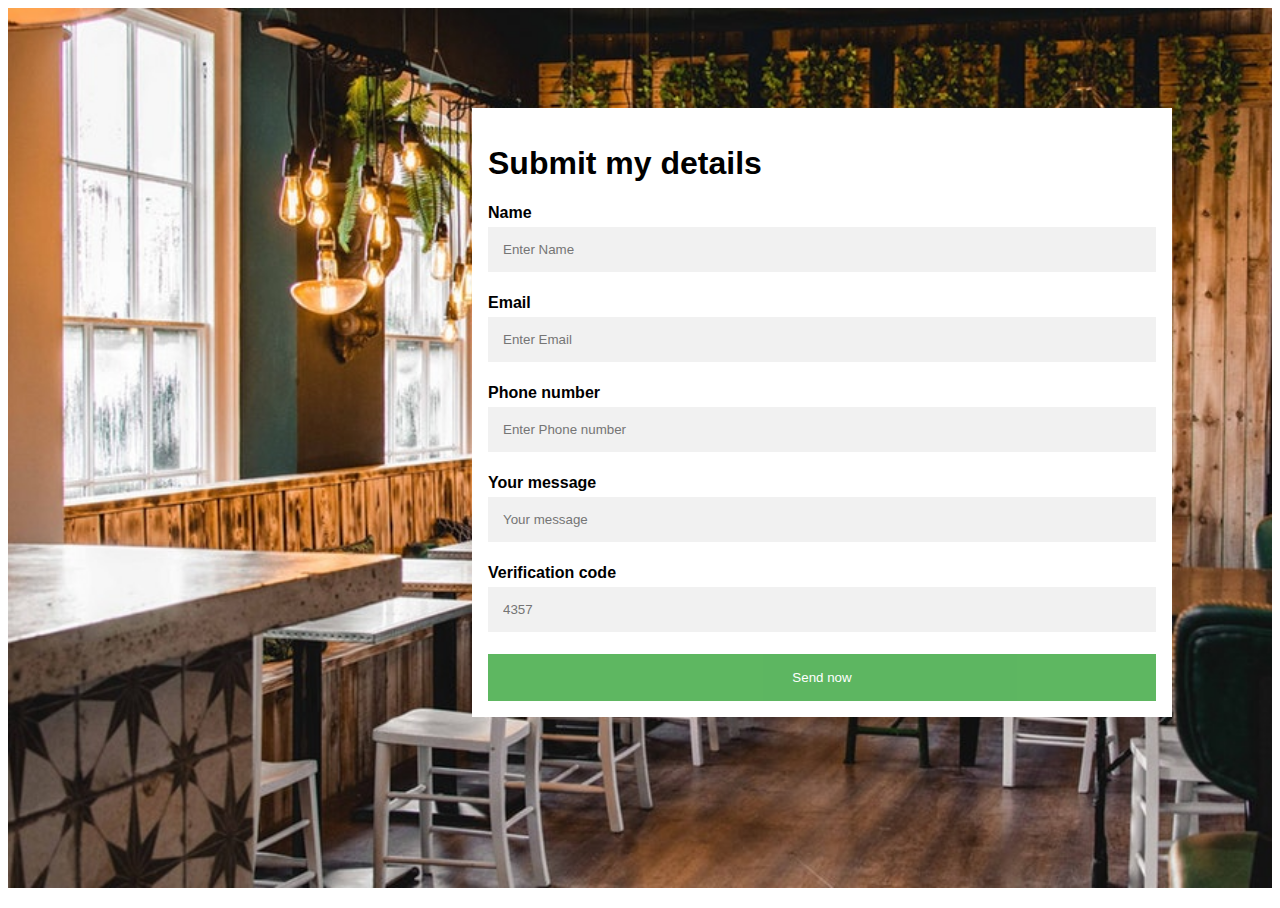
<file: third.html>
<!DOCTYPE html>
<html>
<head>
<meta name="viewport" content="width=device-width, initial-scale=1">
<style>
body, html {
  height: 100%;
  font-family: Arial, Helvetica, sans-serif;
}

* {
  box-sizing: border-box;
}

.bg-img {
  /* The image used */
  background-image: url("1.jpg");

  min-height: 880px;

  /* Center and scale the image nicely */
  background-position: center;
  background-repeat: no-repeat;
  background-size: cover;
  position: relative;
}

/* Add styles to the form container */
.container {
  position: absolute;
  right: 0;
  margin: 100px;
  max-width: 700px;
  padding: 16px;
  background-color: white;                                                     
}

/* Full-width input fields */
input[type=text], input[type=password] {
  width: 100%;
  padding: 15px;
  margin: 5px 0 22px 0;
  border: none;
  background: #f1f1f1;
}

input[type=text]:focus, input[type=password]:focus {
  background-color: #ddd;
  outline: none;
}

/* Set a style for the submit button */
.btn {
  background-color: #4CAF50;
  color: white;
  padding: 16px 20px;
  border: none;
  cursor: pointer;
  width: 100%;
  opacity: 0.9;
}

.btn:hover {
  opacity: 1;
} 

.btnactive {
  background-color: #666;
  color: white;
}
.special-color-dark{
  background: #000;
}
.nav-link{
	color:#fff !important;	
}
</style>
</head>
<body>

<div class="bg-img">
  <form action="/action_page.php" class="container">
   <h1>Submit my details</h1>

    <label for="email"><b>Name</b></label>
    <input type="text" placeholder="Enter Name" name="email" required>

 <label for="email"><b>Email</b></label>
    <input type="text" placeholder="Enter Email" name="email" required>

 <label for="email"><b>Phone number</b></label>
    <input type="text" placeholder="Enter Phone number" name="email" required>

 <label for="email"><b>Your message</b></label>
    <input type="text" placeholder="Your message" name="email" required> 

 <label for="email"><b>Verification code</b></label>
    <input type="text" placeholder="4357" name="email" required>


   

    <button type="submit" class="btn">Send now</button>
  </form>






    



</div>



</body>
</html>
</file>
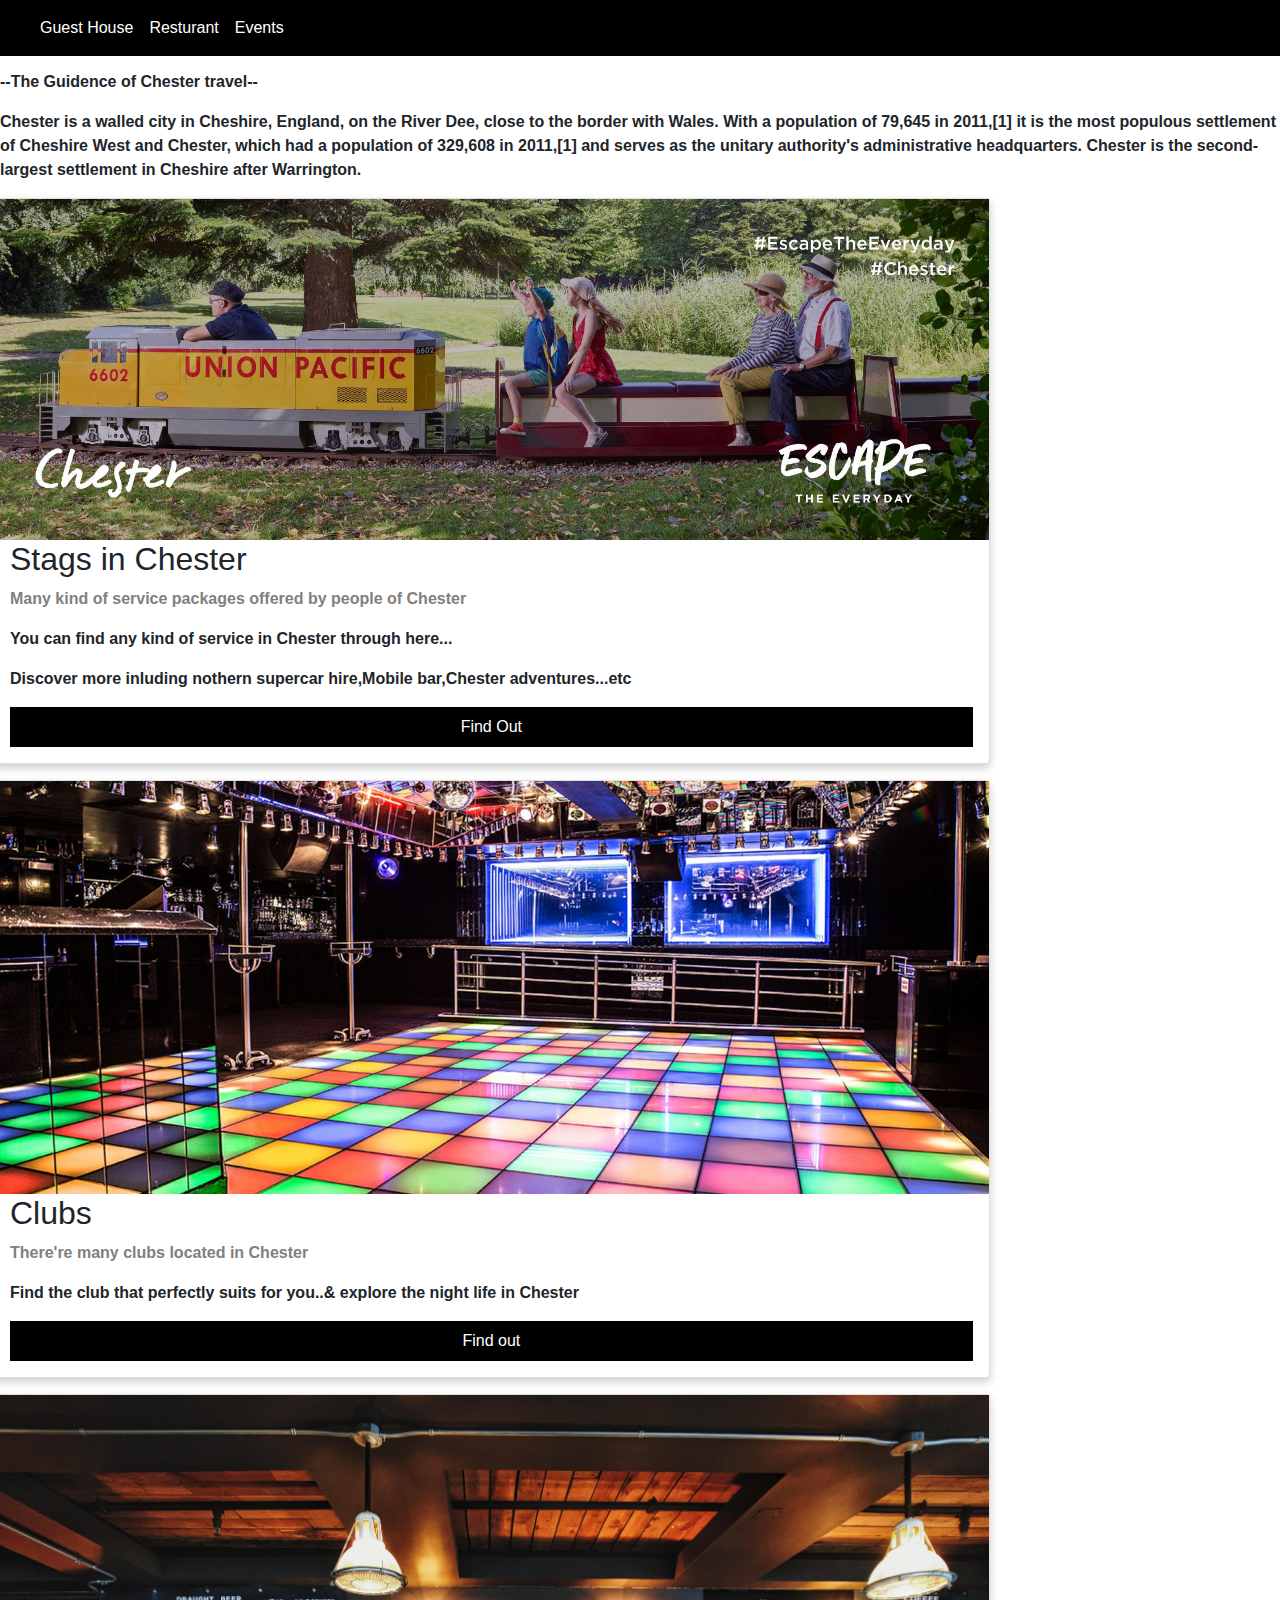
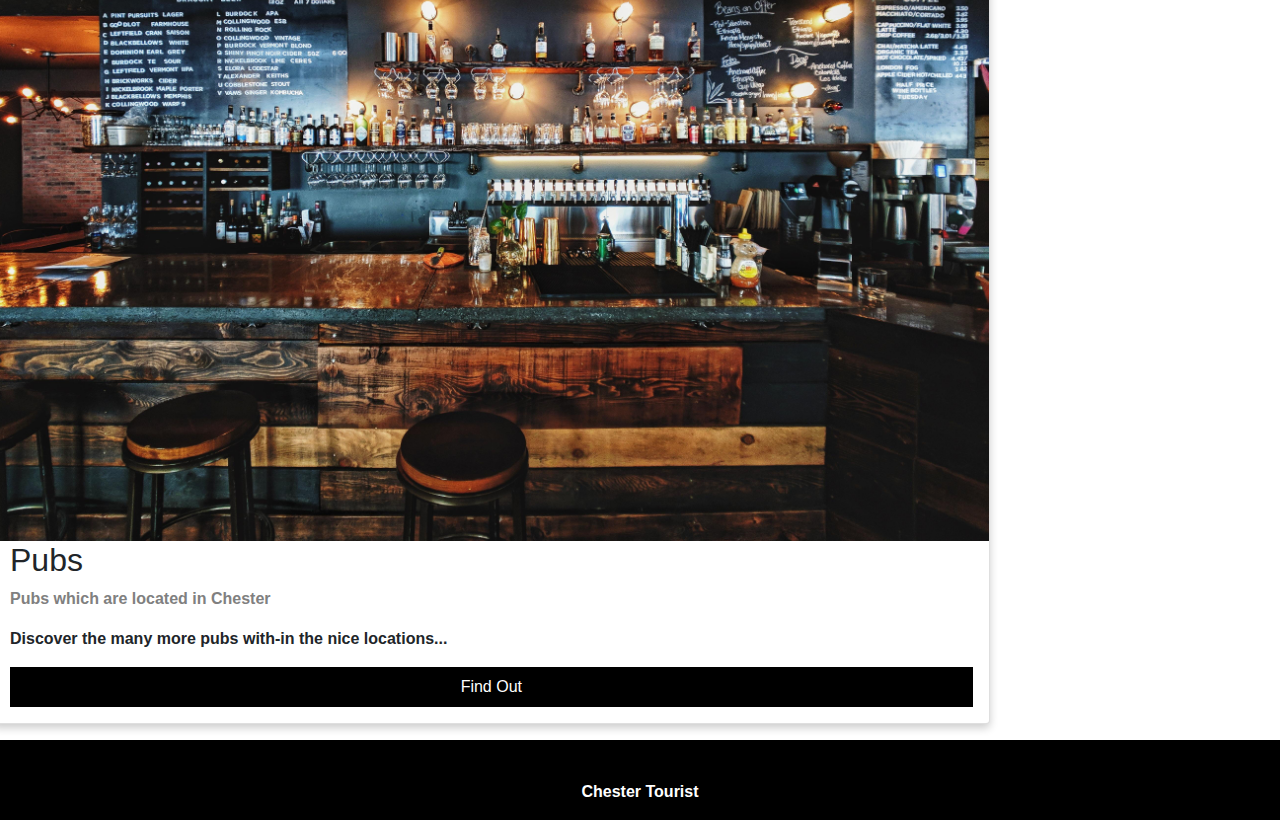
<file: pubs/bb.html>
<!DOCTYPE html>
<html>
<head>
<meta name="viewport" content="width=device-width, initial-scale=1">
<link rel="stylesheet" href="https://cdn.jsdelivr.net/npm/bootstrap@4.5.3/dist/css/bootstrap.min.css" >
<style>
html {
  box-sizing: border-box;
}

*, *:before, *:after {
  box-sizing: inherit;
}

.column {
  float: left;
  width: 77.3%;
  margin-bottom: 16px;
  padding: 0 8px;
}

@media screen and (max-width: 650px) {
  .column {
    width: 100%;
    display: block;
  }
}

.card {
  box-shadow: 0 4px 8px 0 rgba(0, 0, 0, 0.2);
}

.container {
  padding: 0 16px;
}

.container::after, .row::after {
  content: "";
  clear: both;
  display: table;
}

.title {
  color: grey;
}

.button {
  border: none;
  outline: 0;
  display: inline-block;
  padding: 8px;
  color: white;
  background-color: #000;
  text-align: center;
  cursor: pointer;
  width: 100%;
}

.button:hover {
  background-color: #555;
} 

.btnactive {
  background-color: #666;
  color: white;
}
.special-color-dark{
  background: #000;
}
.nav-link{
	color:#fff !important;	
}
</style>
</head>
<body>

<!-- ------------------------ Navigation Bar ---------------------------------- -->

	<nav
  class="navbar fixed-top navbar-expand-lg navbar-light special-color-dark">
  <!-- Collapse button -->
  <button class="navbar-toggler" type="button" data-toggle="collapse"
    data-target="#basicExampleNav" aria-controls="basicExampleNav"
    aria-expanded="false" aria-label="Toggle navigation">
    <span class="navbar-toggler-icon"></span>
  </button>

  <!-- Collapsible content -->
  <div class="collapse navbar-collapse" id="basicExampleNav">

    <!-- Links -->
    <ul class="navbar-nav mr-auto">
      <li class="nav-item "><a class="nav-link"
        href="hotels_home.jsp"><i class="fas fa-hotel"></i></a></li>
      <li class="nav-item "><a class="nav-link"
        href="#">Guest House</a></li>
      <li class="nav-item "><a class="nav-link"
        href="#">Resturant</a></li>
      <li class="nav-item "><a class="nav-link"
        href="#">Events</a></li>
    </ul>
    <!-- Links -->
  </div>
  <!-- Collapsible content -->
</nav>
<br>

<!-- ---------------------------- End of Navigation Bar ----------------------------- -->

<h2><b>Chester Pubs</b></h2>
<p><b><centre>--The Guidence of Chester travel--</centre></p>
<p>Chester is a walled city in Cheshire, England, on the River Dee, close to the border with Wales. With a population of 79,645 in 2011,[1] it is the most populous settlement of Cheshire West and Chester, which had a population of 329,608 in 2011,[1] and serves as the unitary authority's administrative headquarters. Chester is the second-largest settlement in Cheshire after Warrington.</p>

<div class="row">
  <div class="column">
    <div class="card">
      <img src="chester.jpg" alt="Stag" style="width:100%">
      <div class="container">
        <h2>Stags in Chester</h2>
        <p class="title">Many kind of service packages offered by people of Chester</p>
        <p>You can find any kind of service in Chester through here...</p>
        <p>Discover more inluding nothern supercar hire,Mobile bar,Chester adventures...etc</p>
        <p><button onclick="link('stags')" class="button">Find Out</button></p>
      </div>
    </div>
  </div>

  <div class="column">
    <div class="card">
      <img src="maan.jpg" alt="Club" style="width:100%">
      <div class="container">
        <h2>Clubs</h2>
        <p class="title">There're many clubs located in Chester</p>
        <p>Find the club that perfectly suits for you..& explore the night life in Chester</p>
        <p><button onclick="link('clubs')"  class="button">Find out</button></p>
      </div>
    </div>
  </div>
  
  <div class="column">
    <div class="card">
      <img src="3.jpg" alt="John" style="width:100%">
      <div class="container">
        <h2>Pubs</h2>
        <p class="title">Pubs which are located in Chester</p>
        <p>Discover the many more pubs with-in the nice locations...</p>
        <p><button onclick="link('pubs')" class="button">Find Out</button></p>
      </div>
    </div>
  </div>
</div> 
<!-- --------------------------- Footer -------------------------- -->
	<footer class="page-footer font-small special-color-dark pt-4">

		<!-- Copyright -->
		<div class="footer-copyright text-center py-3" style="color:#fff;">Chester Tourist</div>
		<!-- Copyright -->

	</footer>
	<!-- ------------------------- End of Footer --------------------- -->

<script>
	function link(filter){
		location.href = filter+".html"
	}
</script>

</body>
</html>
</file>
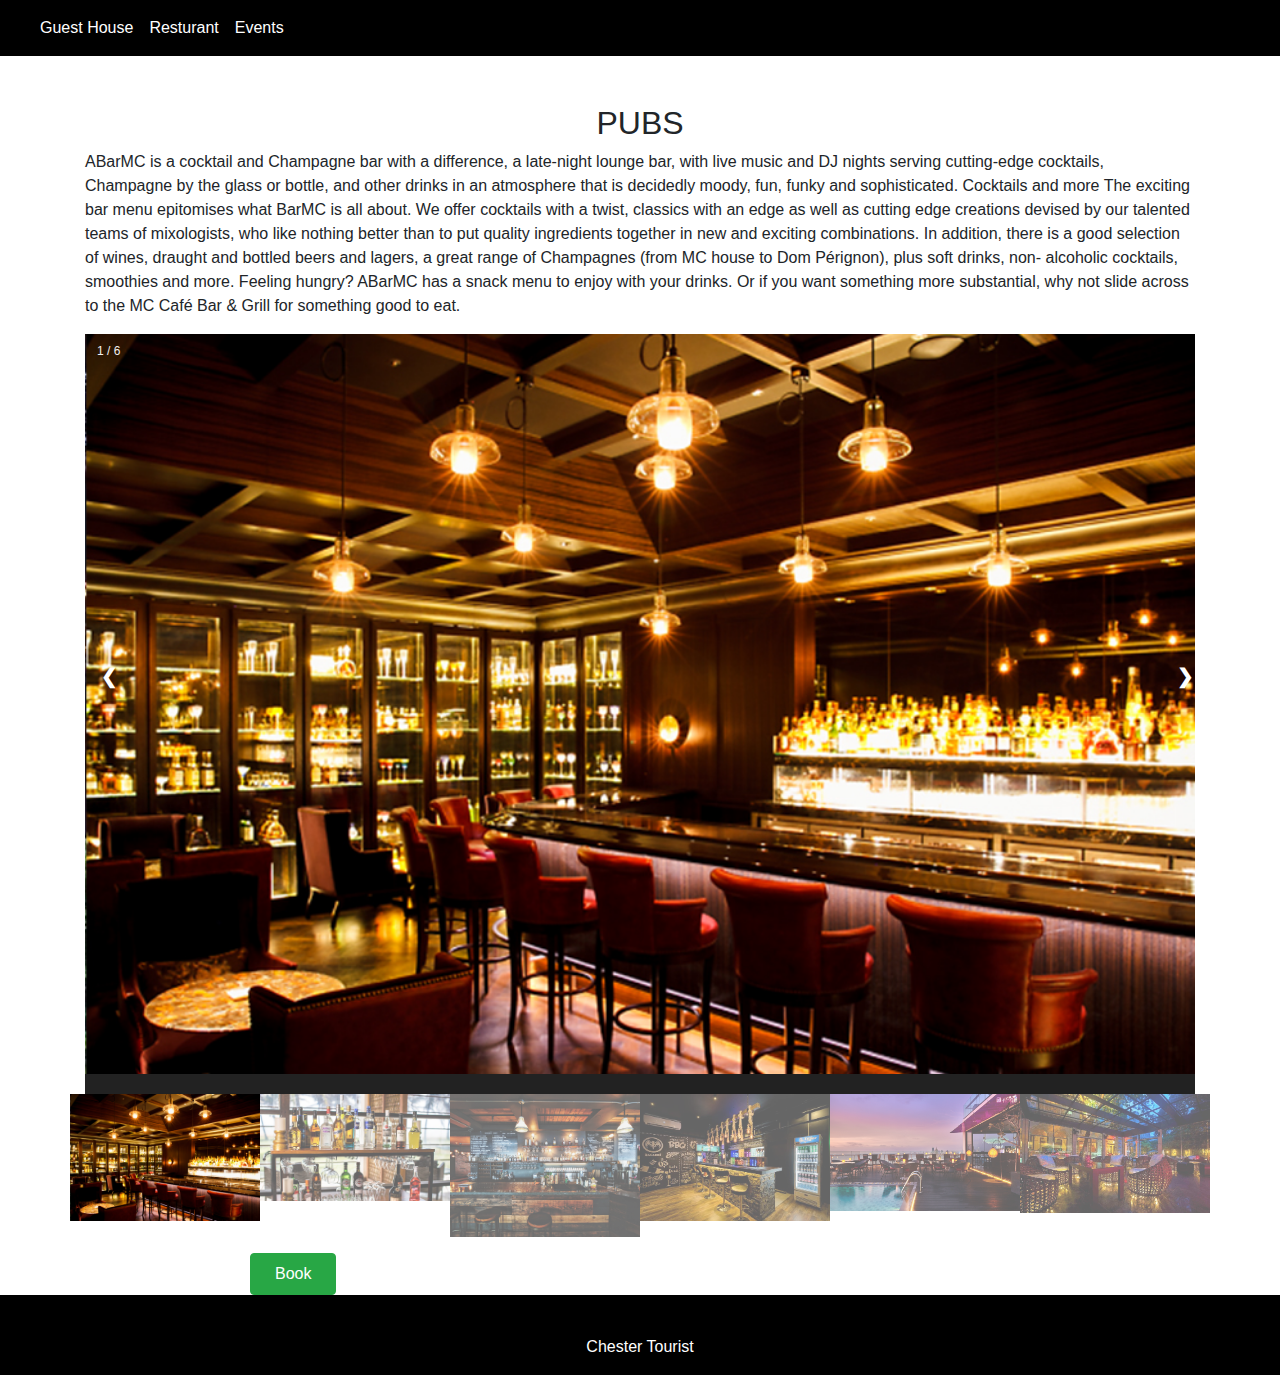
<file: pubs/pubs.html>
<!DOCTYPE html>
<html>
<meta name="viewport" content="width=device-width, initial-scale=1">
<link rel="stylesheet" href="https://cdn.jsdelivr.net/npm/bootstrap@4.5.3/dist/css/bootstrap.min.css" >

<style>
body {
  font-family: Arial;
  margin: 0;
}

* {
  box-sizing: border-box;
}

img {
  vertical-align: middle;
}

/* Position the image container (needed to position the left and right arrows) */
.container {
  position: relative;
}

/* Hide the images by default */
.mySlides {
  display: none;
}

/* Add a pointer when hovering over the thumbnail images */
.cursor {
  cursor: pointer;
}

/* Next & previous buttons */
.prev,
.next {
  cursor: pointer;
  position: absolute;
  top: 40%;
  width: auto;
  padding: 16px;
  margin-top: -50px;
  color: white;
  font-weight: bold;
  font-size: 20px;
  border-radius: 0 3px 3px 0;
  user-select: none;
  -webkit-user-select: none;
}

/* Position the "next button" to the right */
.next {
  right: 0;
  border-radius: 3px 0 0 3px;
}

/* On hover, add a black background color with a little bit see-through */
.prev:hover,
.next:hover {
  background-color: rgba(0, 0, 0, 0.8);
}

/* Number text (1/3 etc) */
.numbertext {
  color: #f2f2f2;
  font-size: 12px;
  padding: 8px 12px;
  position: absolute;
  top: 0;
}
/* Container for image text */
.caption-container {
  text-align: center;
  background-color: #222;
  padding: 2px 16px;
  color: white;
}

.row:after {
  content: "";
  display: table;
  clear: both;
}

/* Six columns side by side */
.column {
  float: left;
  width: 16.66%;
}

/* Add a transparency effect for thumnbail images */
.demo {
  opacity: 0.6;
}

.active,
.demo:hover {
  opacity: 1;
}
.special-color-dark{
  background: #000;
}
.nav-link{
	color:#fff !important;	
}
</style>
<body>

  <!-- ------------------------ Navigation Bar ---------------------------------- -->

<nav
class="navbar fixed-top navbar-expand-lg navbar-light special-color-dark">
<!-- Collapse button -->
<button class="navbar-toggler" type="button" data-toggle="collapse"
  data-target="#basicExampleNav" aria-controls="basicExampleNav"
  aria-expanded="false" aria-label="Toggle navigation">
  <span class="navbar-toggler-icon"></span>
</button>

<!-- Collapsible content -->
<div class="collapse navbar-collapse" id="basicExampleNav">

  <!-- Links -->
  <ul class="navbar-nav mr-auto">
    <li class="nav-item "><a class="nav-link"
      href="hotels_home.jsp"><i class="fas fa-hotel"></i></a></li>
    <li class="nav-item "><a class="nav-link"
      href="#">Guest House</a></li>
    <li class="nav-item "><a class="nav-link"
      href="#">Resturant</a></li>
    <li class="nav-item "><a class="nav-link"
      href="#">Events</a></li>
  </ul>
  <!-- Links -->
</div>
<!-- Collapsible content -->
</nav>
<br>

<!-- ---------------------------- End of Navigation Bar ----------------------------- -->
<h2 style="margin-top:80px !important;text-align:center">PUBS</h2>

<div class="container">
  <p>ABarMC is a cocktail and Champagne bar with a difference, a late-night lounge bar, with live music and DJ nights serving 
    cutting-edge cocktails, Champagne by the glass or bottle, and other drinks in an atmosphere that is decidedly moody, fun, funky
     and sophisticated. Cocktails and more The exciting bar menu epitomises what BarMC is all about. We offer cocktails with a twist, 
     classics with an edge as well as cutting edge creations devised by our talented teams of mixologists, who like nothing better
      than to put quality ingredients together in new and exciting combinations. In addition, there is a good selection of wines,
       draught and bottled beers and lagers, a great range of Champagnes (from MC house to Dom Pérignon), plus soft drinks, non-
       alcoholic cocktails, smoothies and more. Feeling hungry? ABarMC has a snack menu to enjoy with your drinks.
     Or if you want something more substantial, why not slide across to the MC Café Bar & Grill for something good to eat.</P>
</div>

<div class="container">
  <div class="mySlides">
    <div class="numbertext">1 / 6</div>
    <img src="1.jpg" style="width:100%">
  </div>

  <div class="mySlides">
    <div class="numbertext">2 / 6</div>
    <img src="2.jpg" style="width:100%">
  </div>

  <div class="mySlides">
    <div class="numbertext">3 / 6</div>
    <img src="3.jpg" style="width:100%">
  </div>
    
  <div class="mySlides">
    <div class="numbertext">4 / 6</div>
    <img src="4.jpg" style="width:100%">
  </div>

  <div class="mySlides">
    <div class="numbertext">5 / 6</div>
    <img src="5.jpg" style="width:100%">
  </div>
    
  <div class="mySlides">
    <div class="numbertext">6 / 6</div>
    <img src="6.jpg" style="width:100%">
  </div>
    
  <a class="prev" onclick="plusSlides(-1)">❮</a>
  <a class="next" onclick="plusSlides(1)">❯</a>

  <div class="caption-container">
    <p id="caption"></p>
  </div>

  <div class="row">
    <div class="column">
      <img class="demo cursor" src="1.jpg" style="width:100%" onclick="currentSlide(1)" alt="">
    </div>
    <div class="column">
      <img class="demo cursor" src="2.jpg" style="width:100%" onclick="currentSlide(2)" alt="">
    </div>
    <div class="column">
      <img class="demo cursor" src="3.jpg" style="width:100%" onclick="currentSlide(3)" alt="">
    </div>
    <div class="column">
      <img class="demo cursor" src="4.jpg" style="width:100%" onclick="currentSlide(4)" alt="">
    </div>
    <div class="column">
      <img class="demo cursor" src="5.jpg" style="width:100%" onclick="currentSlide(5)" alt="">
    </div>    
    <div class="column">
      <img class="demo cursor" src="6.jpg" style="width:100%" onclick="currentSlide(6)" alt="">
    </div>
  </div>
</div>
 <button class="btn btn-success py-2 px-4 mt-3" style="margin-left: 250px;" type="submit">Book</button>
 	<!-- --------------------------- Footer -------------------------- -->
   <footer class="page-footer font-small special-color-dark pt-4">

		<!-- Copyright -->
		<div class="footer-copyright text-center py-3" style="color:#fff;">Chester Tourist</div>
		<!-- Copyright -->

	</footer>
	<!-- ------------------------- End of Footer --------------------- -->
<script>
var slideIndex = 1;
showSlides(slideIndex);

function plusSlides(n) {
  showSlides(slideIndex += n);
}

function currentSlide(n) {
  showSlides(slideIndex = n);
}

function showSlides(n) {
  var i;
  var slides = document.getElementsByClassName("mySlides");
  var dots = document.getElementsByClassName("demo");
  var captionText = document.getElementById("caption");
  if (n > slides.length) {slideIndex = 1}
  if (n < 1) {slideIndex = slides.length}
  for (i = 0; i < slides.length; i++) {
      slides[i].style.display = "none";
  }
  for (i = 0; i < dots.length; i++) {
      dots[i].className = dots[i].className.replace(" active", "");
  }
  slides[slideIndex-1].style.display = "block";
  dots[slideIndex-1].className += " active";
  captionText.innerHTML = dots[slideIndex-1].alt;
}
</script>
    
</body>
</html>
</file>
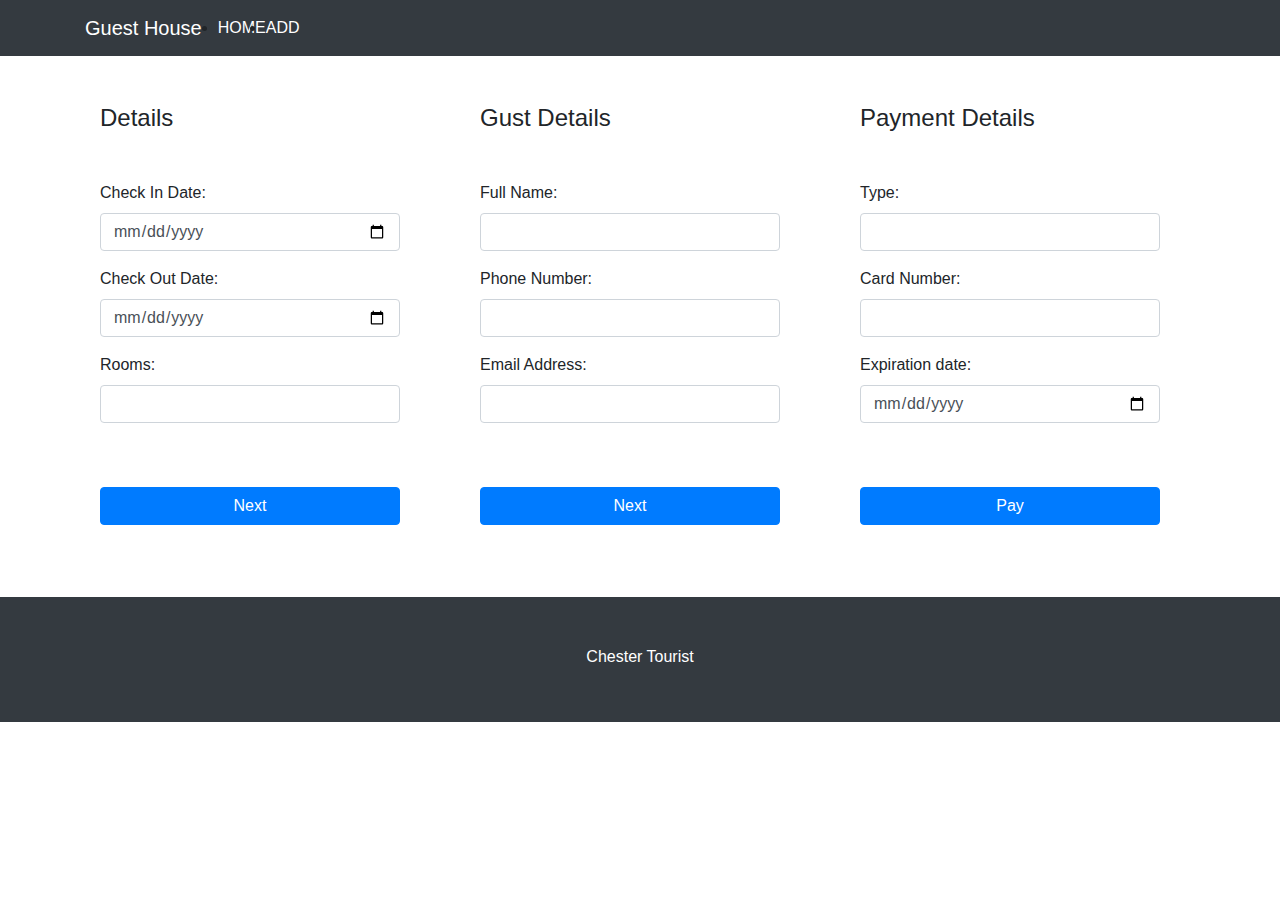
<file: Guest_House/WebContent/add.html>
<!DOCTYPE html>
<html lang="en">

<head>

  <meta charset="utf-8">
  <meta name="viewport" content="width=device-width, initial-scale=1, shrink-to-fit=no">
  <meta name="description" content="">
  <meta name="author" content="">

  <title>Guest House Add</title>

  <!-- Bootstrap core CSS -->
  <link href="vendor/bootstrap/css/bootstrap.min.css" rel="stylesheet">

  <!-- Custom styles for this template -->
  <link href="css/modern-business.css" rel="stylesheet">

</head>

<body>

  <!-- Navigation -->
  <nav class="navbar fixed-top navbar-expand-lg navbar-dark bg-dark fixed-top">
    <div class="container">
      <a class="navbar-brand" href="index.html">Guest House</a>
      <button class="navbar-toggler navbar-toggler-right" type="button" data-toggle="collapse" data-target="#navbarResponsive" aria-controls="navbarResponsive" aria-expanded="false" aria-label="Toggle navigation">
        <span class="navbar-toggler-icon"></span>
      </button>
     <!-- <div class="collapse navbar-collapse" id="navbarResponsive">
        <ul class="navbar-nav ml-auto">
          <li class="nav-item">
            <a class="nav-link" href="about.html">About</a>
          </li>
          <li class="nav-item">
            <a class="nav-link" href="services.html">Services</a>
          </li>
          <li class="nav-item active">
            <a class="nav-link" href="contact.html">Contact</a>
          </li>
          <li class="nav-item dropdown">
            <a class="nav-link dropdown-toggle" href="#" id="navbarDropdownPortfolio" data-toggle="dropdown" aria-haspopup="true" aria-expanded="false">
              Portfolio
            </a>
            <div class="dropdown-menu dropdown-menu-right" aria-labelledby="navbarDropdownPortfolio">
              <a class="dropdown-item" href="portfolio-1-col.html">1 Column Portfolio</a>
              <a class="dropdown-item" href="portfolio-2-col.html">2 Column Portfolio</a>
              <a class="dropdown-item" href="portfolio-3-col.html">3 Column Portfolio</a>
              <a class="dropdown-item" href="portfolio-4-col.html">4 Column Portfolio</a>
              <a class="dropdown-item" href="portfolio-item.html">Single Portfolio Item</a>
            </div>
          </li>
          <li class="nav-item dropdown">
            <a class="nav-link dropdown-toggle" href="#" id="navbarDropdownBlog" data-toggle="dropdown" aria-haspopup="true" aria-expanded="false">
              Blog
            </a>
            <div class="dropdown-menu dropdown-menu-right" aria-labelledby="navbarDropdownBlog">
              <a class="dropdown-item" href="blog-home-1.html">Blog Home 1</a>
              <a class="dropdown-item" href="blog-home-2.html">Blog Home 2</a>
              <a class="dropdown-item" href="blog-post.html">Blog Post</a>
            </div>
          </li>
          <li class="nav-item dropdown">
            <a class="nav-link dropdown-toggle" href="#" id="navbarDropdownPages" data-toggle="dropdown" aria-haspopup="true" aria-expanded="false">
              Other Pages
            </a>
            <div class="dropdown-menu dropdown-menu-right" aria-labelledby="navbarDropdownPages">
              <a class="dropdown-item" href="full-width.html">Full Width Page</a>
              <a class="dropdown-item" href="sidebar.html">Sidebar Page</a>
              <a class="dropdown-item" href="faq.html">FAQ</a>
              <a class="dropdown-item" href="404.html">404</a>
              <a class="dropdown-item" href="pricing.html">Pricing Table</a>
            </div>
          </li>
        </ul>
      </div>
    </div>-->

     <!-- Page Heading/Breadcrumbs -->
     <li class="nav-item">
      <a class="m-0 text-center text-white" href="index.html">HOME</a>
    </li>
    <li class="nav-item">
      <a class="m-0 text-center text-white">ADD </a>
    </li>
      <li class="breadcrumb-item active"></li>
    </ol>
     <div class="collapse navbar-collapse" id="navbarResponsive">
       
     
       
      <li class="breadcrumb-item active"></li>
    </ol>
     </div>

  </nav>

  <!-- Page Content -->
  <div class="container mt-5">

    <div class="row mt-5">
     
 



  <div class="container">
    <div class="row">
      <div class="col-sm">
       
        <div class="col-lg-8 mb-4">
          <h4 mb-5>Details</h4>
  
         
  
          <form class= " mt-5"name="sentMessage" id="contactForm" novalidate>
            <div class="control-group form-group">
              <div class="controls">
                <label>Check In Date:</label>
                <input type="date" class="form-control" style="width: 300px;" id="name" required data-validation-required-message="Please enter Check In Date.">
                <p class="help-block"></p>
              </div>
            </div>
            <div class="control-group form-group">
              <div class="controls">
                <label>Check Out Date:</label>
                <input type="date" class="form-control" style="width: 300px;" id="phone" required data-validation-required-message="Please enter Check Out Date.">
              </div>
            </div>
            <div class="control-group form-group">
              <div class="controls">
                <label>Rooms:</label>
                <input type="number" class="form-control" style="width: 300px;" id="name" required data-validation-required-message="Please enter your Rooms.">
              </div>
            </div>
            
            
            <!-- For success/fail messages -->
            <button type="submit" class="btn btn-primary mt-5" style="width: 300px;" id="sendMessageButton">Next</button>
          </form>
        </div>

      </div>
      <div class="col-sm">
      
        <div class="col-lg-8 mb-4">
          <h4>Gust Details</h4>
  
         
  
          <form class= " mt-5" name="sentMessage" id="contactForm" novalidate>
            <div class="control-group form-group">
              <div class="controls">
                <label>Full Name:</label>
                <input type="text" class="form-control" style="width: 300px;" id="name" required data-validation-required-message="Please enter your name.">
                <p class="help-block"></p>
              </div>
            </div>
            <div class="control-group form-group">
              <div class="controls">
                <label>Phone Number:</label>
                <input type="tel" class="form-control" style="width: 300px;" id="phone" required data-validation-required-message="Please enter your phone number.">
              </div>
            </div>
            <div class="control-group form-group">
              <div class="controls">
                <label>Email Address:</label>
                <input type="email" class="form-control" style="width: 300px;" id="email" required data-validation-required-message="Please enter your email address." pattern="[a-z0-9._%+-]+@[a-z0-9.-]+\.[a-z]{2,3}$">
              </div>
            </div>
  
          
            
            <!-- For success/fail messages -->
            <button  type="submit" class="btn btn-primary mt-5" style="width: 300px;" id="sendMessageButton">Next</button>
          </form>
        </div>


      </div>
      <div class="col-sm">
       

        <div class="col-lg-8 mb-4">
          <h4>Payment Details</h4>
  
         
  
          <form class= " mt-5" name="sentMessage" id="contactForm" novalidate>
            <div class="control-group form-group">
              <div class="controls">
                <label>Type:</label>
                <input type="text" class="form-control" style="width: 300px;" id="name" required data-validation-required-message="Please enter your Card Type.">
                <p class="help-block"></p>
              </div>
            </div>
            <div class="control-group form-group">
              <div class="controls">
                <label>Card Number:</label>
                <input type="number" class="form-control" style="width: 300px;" id="phone" required data-validation-required-message="Please enter your Card Number.">
              </div>
            </div>
            <div class="control-group form-group">
              <div class="controls">
                <label>Expiration date:</label>
                <input type="date" class="form-control" style="width: 300px;" id="email" required data-validation-required-message="Please enter your Expiration date.">
              </div>
            </div>
            
          
            <!-- For success/fail messages -->
            <button type="submit" class="btn btn-primary mt-5" style="width: 300px;" id="sendMessageButton">Pay</button>
          </form>
        </div>


      </div>
    </div>
  </div>
</div>
</div>

  <!-- Footer -->
 
  <footer class="py-5 bg-dark mt-5 " style="position: sticky; height: 125px;">
    <div class="container">
      <p class="m-0 text-center text-white"> Chester Tourist </p>
    </div>
    <!-- /.container -->
  </footer>
 
  <!-- Bootstrap core JavaScript -->
  <script src="vendor/jquery/jquery.min.js"></script>
  <script src="vendor/bootstrap/js/bootstrap.bundle.min.js"></script>

  <!-- Contact form JavaScript -->
  <!-- Do not edit these files! In order to set the email address and subject line for the contact form go to the bin/contact_me.php file. -->
  <script src="js/jqBootstrapValidation.js"></script>
  <script src="js/contact_me.js"></script>

</body>

</html>
</file>
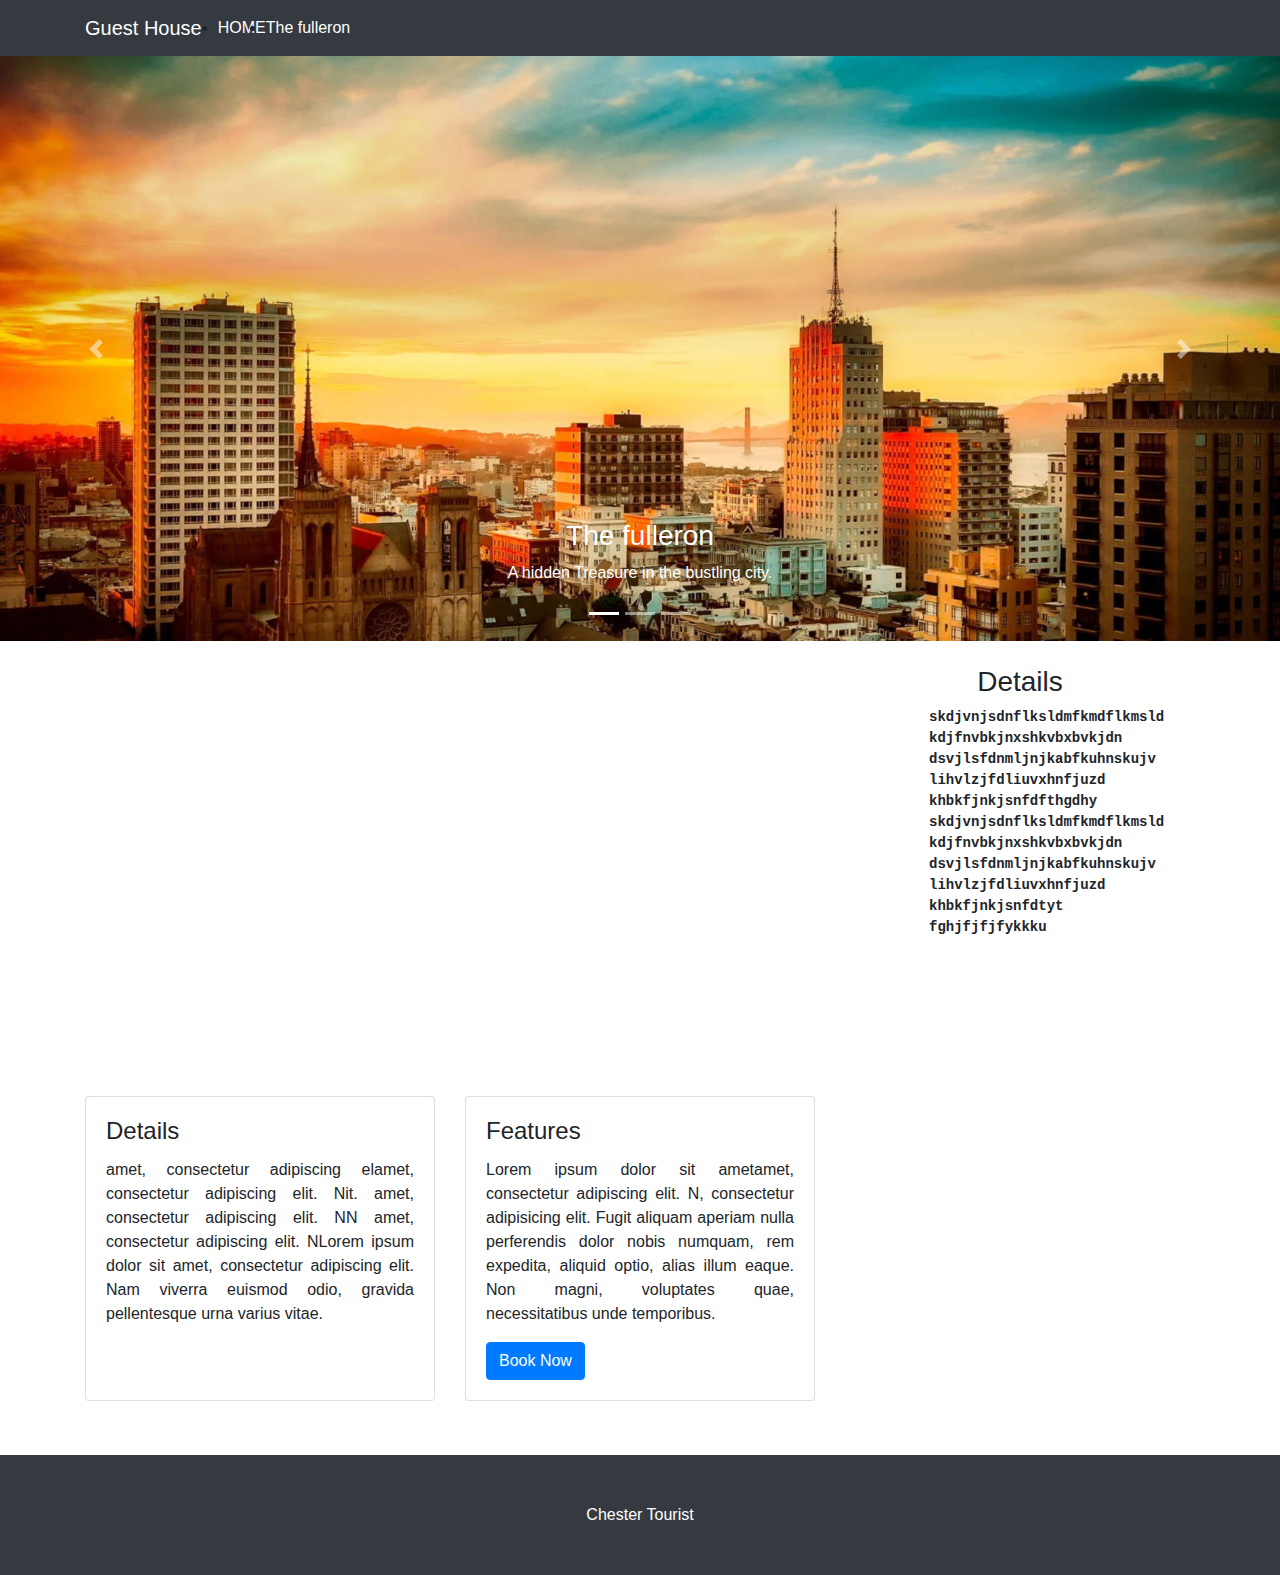
<file: Guest_House/WebContent/rest-in.html>
<!DOCTYPE html>
<html lang="en">

<head>

  <meta charset="utf-8">
  <meta name="viewport" content="width=device-width, initial-scale=1, shrink-to-fit=no">
  <meta name="description" content="">
  <meta name="author" content="">

  <title>Guest House one</title>

  <!-- Bootstrap core CSS -->
  <link href="vendor/bootstrap/css/bootstrap.min.css" rel="stylesheet">

  <!-- Custom styles for this template -->
  <link href="css/modern-business.css" rel="stylesheet">

</head>

<body>

  <!-- Navigation -->
  <nav class="navbar fixed-top navbar-expand-lg navbar-dark bg-dark fixed-top">
    <div class="container">
      <a class="navbar-brand" href="index.html">Guest House</a>
      <button class="navbar-toggler navbar-toggler-right" type="button" data-toggle="collapse" data-target="#navbarResponsive" aria-controls="navbarResponsive" aria-expanded="false" aria-label="Toggle navigation">
        <span class="navbar-toggler-icon"></span>
      </button>
      <!-- Page Heading/Breadcrumbs -->
      <li class="nav-item">
        <a class="m-0 text-center text-white" href="index.html">HOME</a>
      </li>
      <li class="nav-item">
        <a class="m-0 text-center text-white">The fulleron </a>
      </li>
        <li class="breadcrumb-item active"></li>
      </ol>
       <div class="collapse navbar-collapse" id="navbarResponsive">
         
       
         
        <li class="breadcrumb-item active"></li>
      </ol>
       </div>
  
  </nav>

  <header>
    <div id="carouselExampleIndicators" class="carousel slide" data-ride="carousel">
      <ol class="carousel-indicators">
        <li data-target="#carouselExampleIndicators" data-slide-to="0" class="active"></li>
        <li data-target="#carouselExampleIndicators" data-slide-to="1"></li>
        <li data-target="#carouselExampleIndicators" data-slide-to="2"></li>
      </ol>
      <div class="carousel-inner" role="listbox">
        <!-- Slide One - Set the background image for this slide in the line below -->
        <div class="carousel-item active"  style="background-image: url('home1.jpg')">
          <div class="carousel-caption d-none d-md-block">
            <h3>The fulleron</h3>
            <p>A hidden Treasure in the bustling city.</p>
          </div>
        </div>
        <!-- Slide Two - Set the background image for this slide in the line below -->
        <div class="carousel-item" style="background-image: url('home2.jpg')">
          <div class="carousel-caption d-none d-md-block">
            <h3>fulleron</h3>
            <p>Stay safe with these pre-approved hotels.</p>
          </div>
        </div>
        <!-- Slide Three - Set the background image for this slide in the line below -->
        <div class="carousel-item" style="background-image: url('home3.jpg')">
          <div class="carousel-caption d-none d-md-block">
            <h3>fulleron</h3>
            <p>Measures to ensure your safety.</p>
          </div>
        </div>
      </div>
      <a class="carousel-control-prev" href="#carouselExampleIndicators" role="button" data-slide="prev">
        <span class="carousel-control-prev-icon" aria-hidden="true"></span>
        <span class="sr-only">Previous</span>
      </a>
      <a class="carousel-control-next" href="#carouselExampleIndicators" role="button" data-slide="next">
        <span class="carousel-control-next-icon" aria-hidden="true"></span>
        <span class="sr-only">Next</span>
      </a>
    </div>
  </header>

  <!-- Page Content -->
  <div class="container">
    <br>

  

    <!-- Content Row -->
    <div class="row">
      <!-- Map Column -->
      <div class="col-lg-8 mb-4">
        <!-- Embedded Google Map -->
        <iframe style="width: 730px; height: 400px; border: 0;" src="http://maps.google.com/maps?hl=en&amp;ie=UTF8&amp;ll=37.0625,-95.677068&amp;spn=56.506174,79.013672&amp;t=m&amp;z=4&amp;output=embed"></iframe>
      </div>
      <!-- Contact Details Column -->
      <div class="col-lg-4 mb-4">
        <h3 style="text-align: center;">Details</h3>
        <pre style="text-align:  justify; font-weight: bold;">
          skdjvnjsdnflksldmfkmdflkmsld
          kdjfnvbkjnxshkvbxbvkjdn
          dsvjlsfdnmljnjkabfkuhnskujv
          lihvlzjfdliuvxhnfjuzd
          khbkfjnkjsnfdfthgdhy
          skdjvnjsdnflksldmfkmdflkmsld
          kdjfnvbkjnxshkvbxbvkjdn
          dsvjlsfdnmljnjkabfkuhnskujv
          lihvlzjfdliuvxhnfjuzd
          khbkfjnkjsnfdtyt
          fghjfjfjfykkku
       
        </pre>
      </div>
    </div>
    <!-- /.row -->

    <!-- Contact Form -->
    <!-- In order to set the email address and subject line for the contact form go to the bin/contact_me.php file. -->
    <div class="row">
      <div class="col-lg-8 mb-4">
          <!-- Marketing Icons Section -->
          <div class="row">
            <div class="col-lg-6 portfolio-item">
              <div class="card h-100">
                
                <div class="card-body">
                  <h4 class="card-title">
                    <a >Details</a>
                  </h4>
                  <p class="card-text" style="text-align: justify;">amet, consectetur adipiscing elamet, consectetur adipiscing elit. Nit. amet, consectetur adipiscing elit. NN amet, consectetur adipiscing elit. NLorem ipsum dolor sit amet, consectetur adipiscing elit. Nam viverra euismod odio, gravida pellentesque urna varius vitae.</p>
                </div>
              </div>
            </div>
            <div class="col-lg-6 portfolio-item">
              <div class="card h-100">
                
                <div class="card-body">
                  <h4 class="card-title">
                    <a >Features</a>
                  </h4>
                  <p class="card-text" style="text-align: justify;">Lorem ipsum dolor sit ametamet, consectetur adipiscing elit. N, consectetur adipisicing elit. Fugit aliquam aperiam nulla perferendis dolor nobis numquam, rem expedita, aliquid optio, alias illum eaque. Non magni, voluptates quae, necessitatibus unde temporibus.</p>
                  <div id="success"></div>
                  <!-- For success/fail messages -->
                  <a href="add.html" class="btn btn-primary">Book Now</a>
                </div>
              </div>
            </div>
      
      </div>
    </div>
    <!-- /.row -->
      </div>

    </div>
    <!-- /.row -->

  </div>
  <!-- /.container -->

  <!-- Footer -->
  <footer class="py-5 bg-dark">
    <div class="container">
      <p class="m-0 text-center text-white">Chester Tourist</p>
    </div>
    <!-- /.container -->
  </footer>

  <!-- Bootstrap core JavaScript -->
  <script src="vendor/jquery/jquery.min.js"></script>
  <script src="vendor/bootstrap/js/bootstrap.bundle.min.js"></script>

  <!-- Contact form JavaScript -->
  <!-- Do not edit these files! In order to set the email address and subject line for the contact form go to the bin/contact_me.php file. -->
  <script src="js/jqBootstrapValidation.js"></script>
  <script src="js/contact_me.js"></script>

</body>

</html>
</file>
<file: Guest_House/WebContent/css/modern-business.css>
/*!
 * Start Bootstrap - Modern Business (https://startbootstrap.com/templates/modern-business)
 * Copyright 2013-2020 Start Bootstrap
 * Licensed under MIT (https://github.com/StartBootstrap/startbootstrap-logomodern-business-nav/blob/master/LICENSE)
 */
body {
  padding-top: 56px;
}

.carousel-item {
  height: 65vh;
  min-height: 300px;
  background: no-repeat center center scroll;
  -webkit-background-size: cover;
  -moz-background-size: cover;
  -o-background-size: cover;
  background-size: cover;
}

.portfolio-item {
  margin-bottom: 30px;
}
</file>
